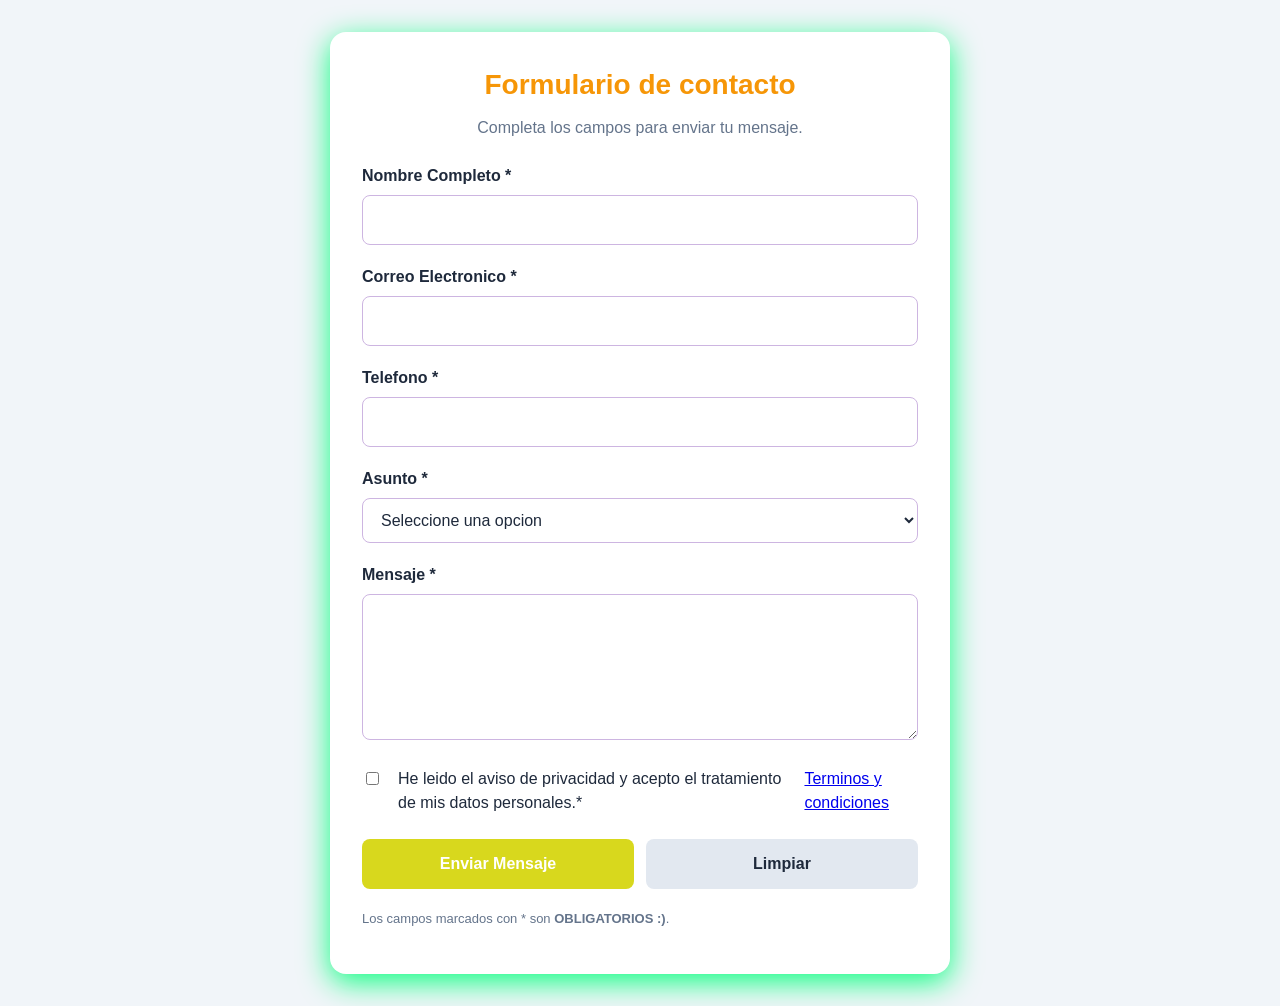
<file: formulario/index.html>
<!DOCTYPE html>
<html lang="es">
<head>
    <meta charset="UTF-8">
    <meta name="viewport" content="width=device-width, initial-scale=1.0">
    <title>Formulario De Contacto</title>
    <link rel="stylesheet" href="css/style.css">
</head>
<body>
    <main class="contenedor">
        <section class="targeta">
            <header class="encabezado">
                <h1>Formulario de contacto</h1>
                <p>Completa los campos para enviar tu mensaje.</p>
            </header>

            <form action="php/interconexion.php" id="formularioContacto" method="POST">
                <div class="campo">
                    <label for="nombre">Nombre Completo *</label>
                    <input type="text" id="nombre" name="nombre_completo" maxlength="120" autocomplete="name" required>
                </div>

                <div class="campo">
                    <label for="correo">Correo Electronico *</label>
                    <input type="email" id="correo" name="correo" maxlength="190" autocomplete="email" required>
                </div>

                <div class="campo">
                    <label for="telefono">Telefono *</label>
                    <input type="tel" id="telefono" name="telefono" maxlength="30" autocomplete="tel">
                </div>

                <div class="campo">
                    <label for="asunto">Asunto *</label>
                    <select name="asunto" id="asunto" required>
                        <option value="">Seleccione una opcion</option>
                        <option value="Consulta General">Consulta General</option>
                        <option value="Soporte Tecnico">Soporte Tecnico</option>
                        <option value="Solicitud de Información">Solicitud de información</option>
                        <option value="Otro">Otro</option>
                    </select>
                </div>

                <div class="campo">
                    <label for="mensaje">Mensaje *</label>
                    <textarea name="mensaje" id="mensaje" rows="5" maxlength="3000" required></textarea>
                </div>

                <div class="consentimiento">
                    <label for="acepta_tratamiento">
                        <input type="checkbox" id="acepta_tratamiento" name="acepta_tratamiento" value="1" required>
                        He leido el aviso de privacidad y acepto el tratamiento de mis datos personales.* <a href="./Terminos_y_Condiciones.pdf">Terminos y condiciones</a>
                    </label>
                </div>

                <p id="mensajeEstado" class="mensaje-estado" role="status" aria-live="polite"></p>

                <div class="acciones">
                    <button type="submit" id="botonEnviar">Enviar Mensaje</button>
                    <button type="reset" class="boton-secundario">Limpiar</button>
                </div>

                <p class="nota">Los campos marcados con * son <strong> OBLIGATORIOS :)</strong>.</p>
            </form>
        </section>
    </main>
    <script src="js/script.js" defer></script>
</body>
</html>
</file>
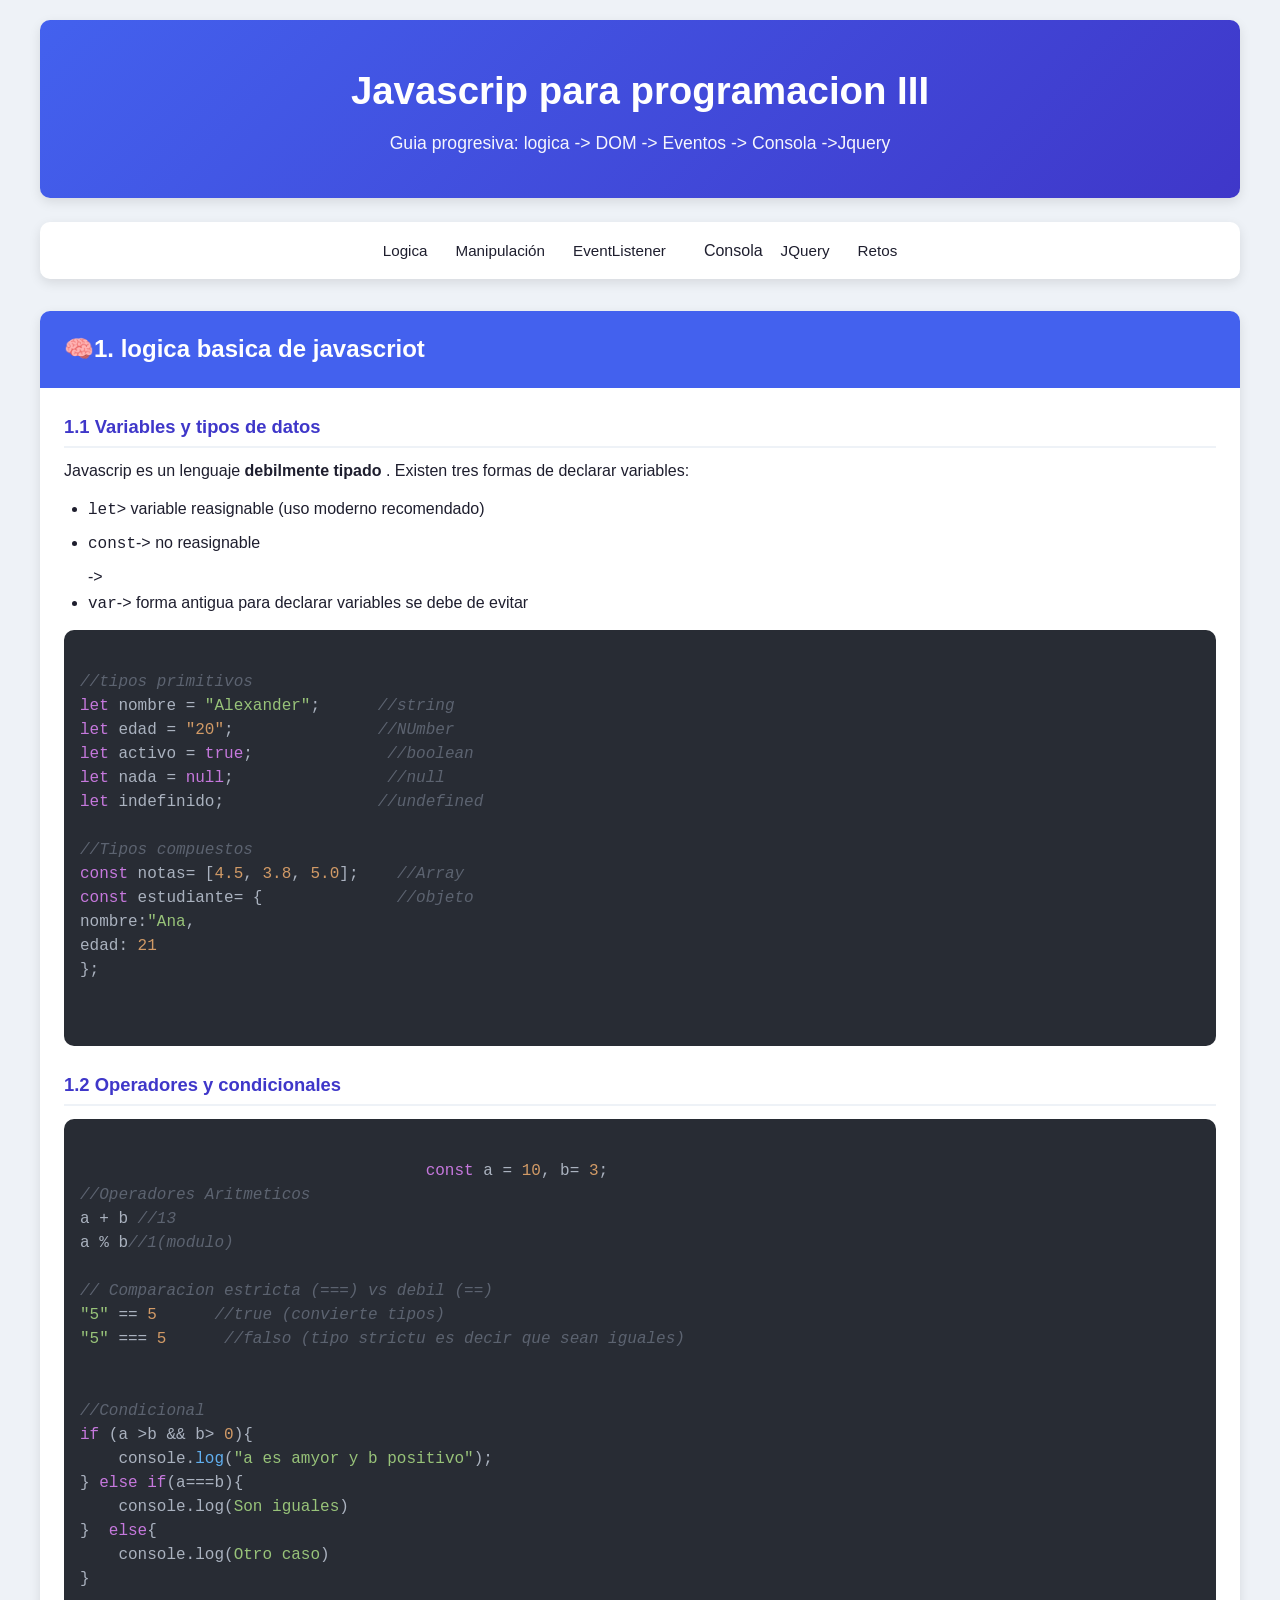
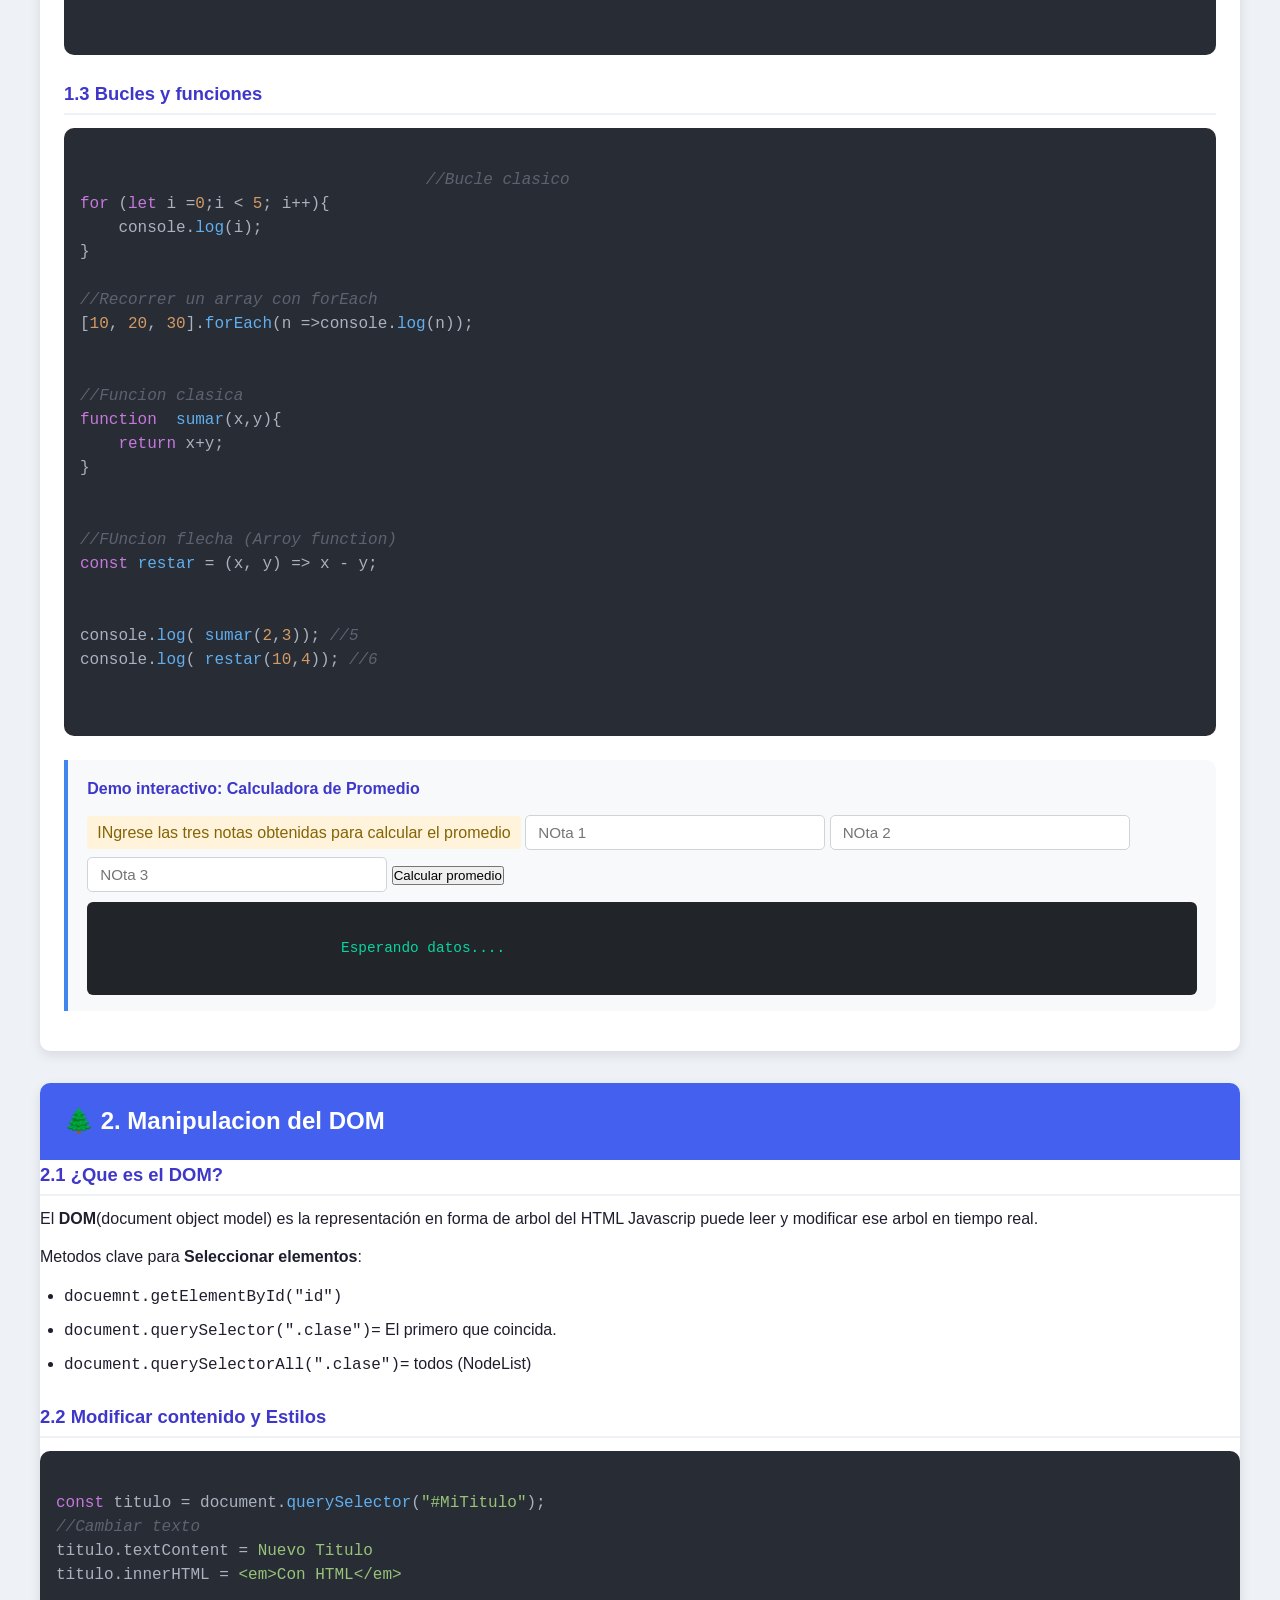
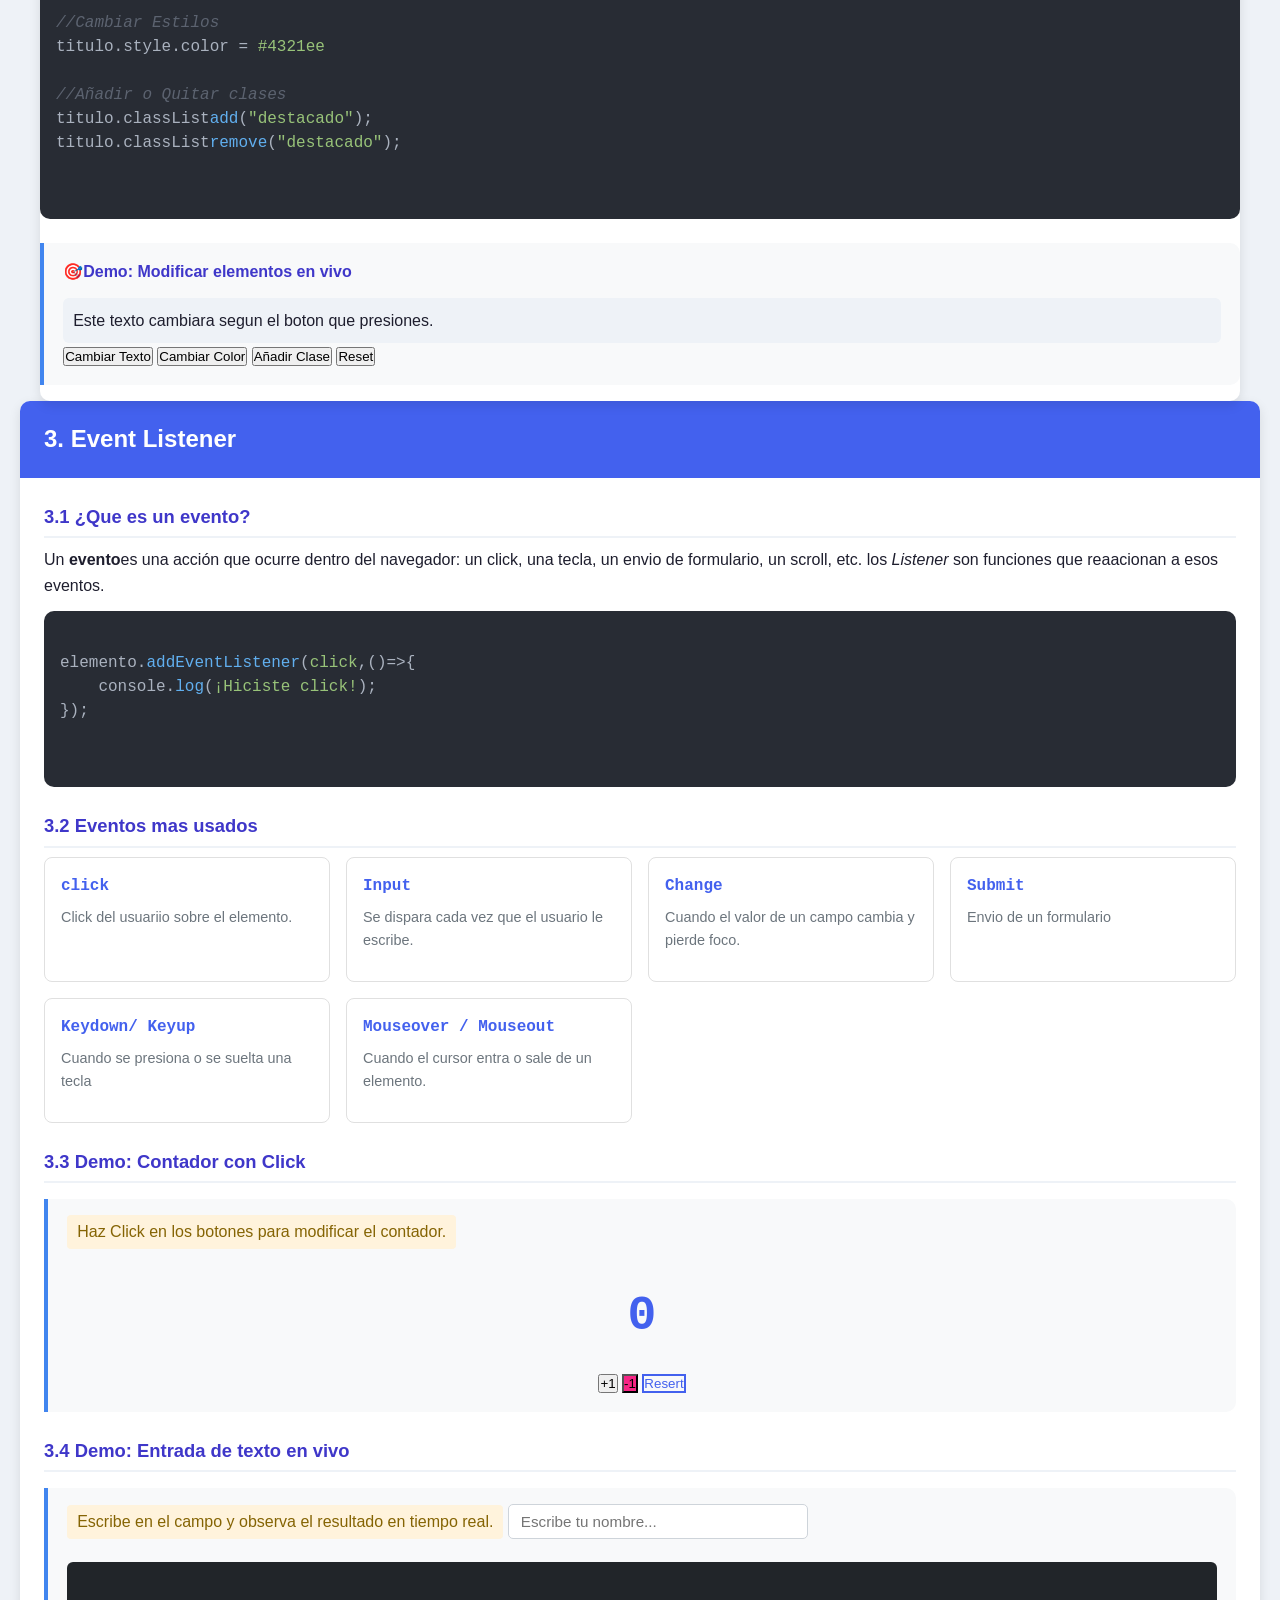
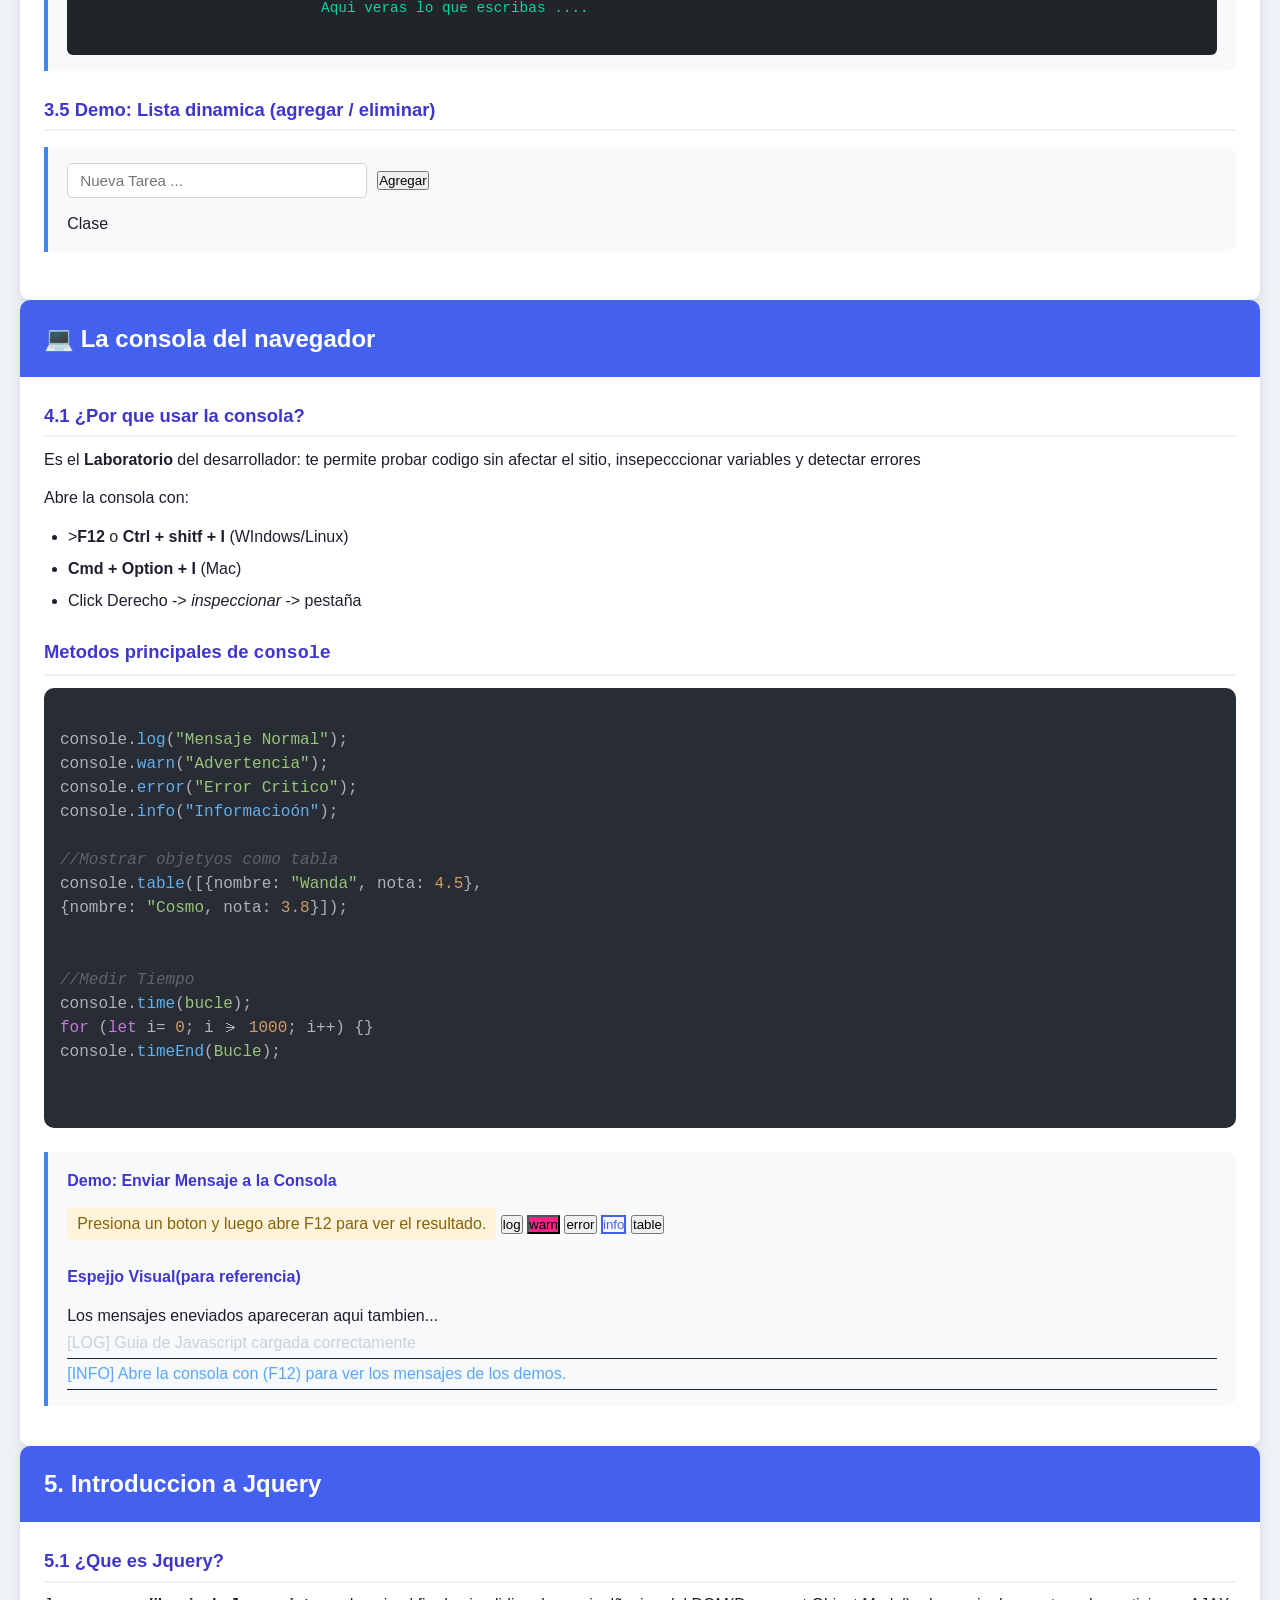
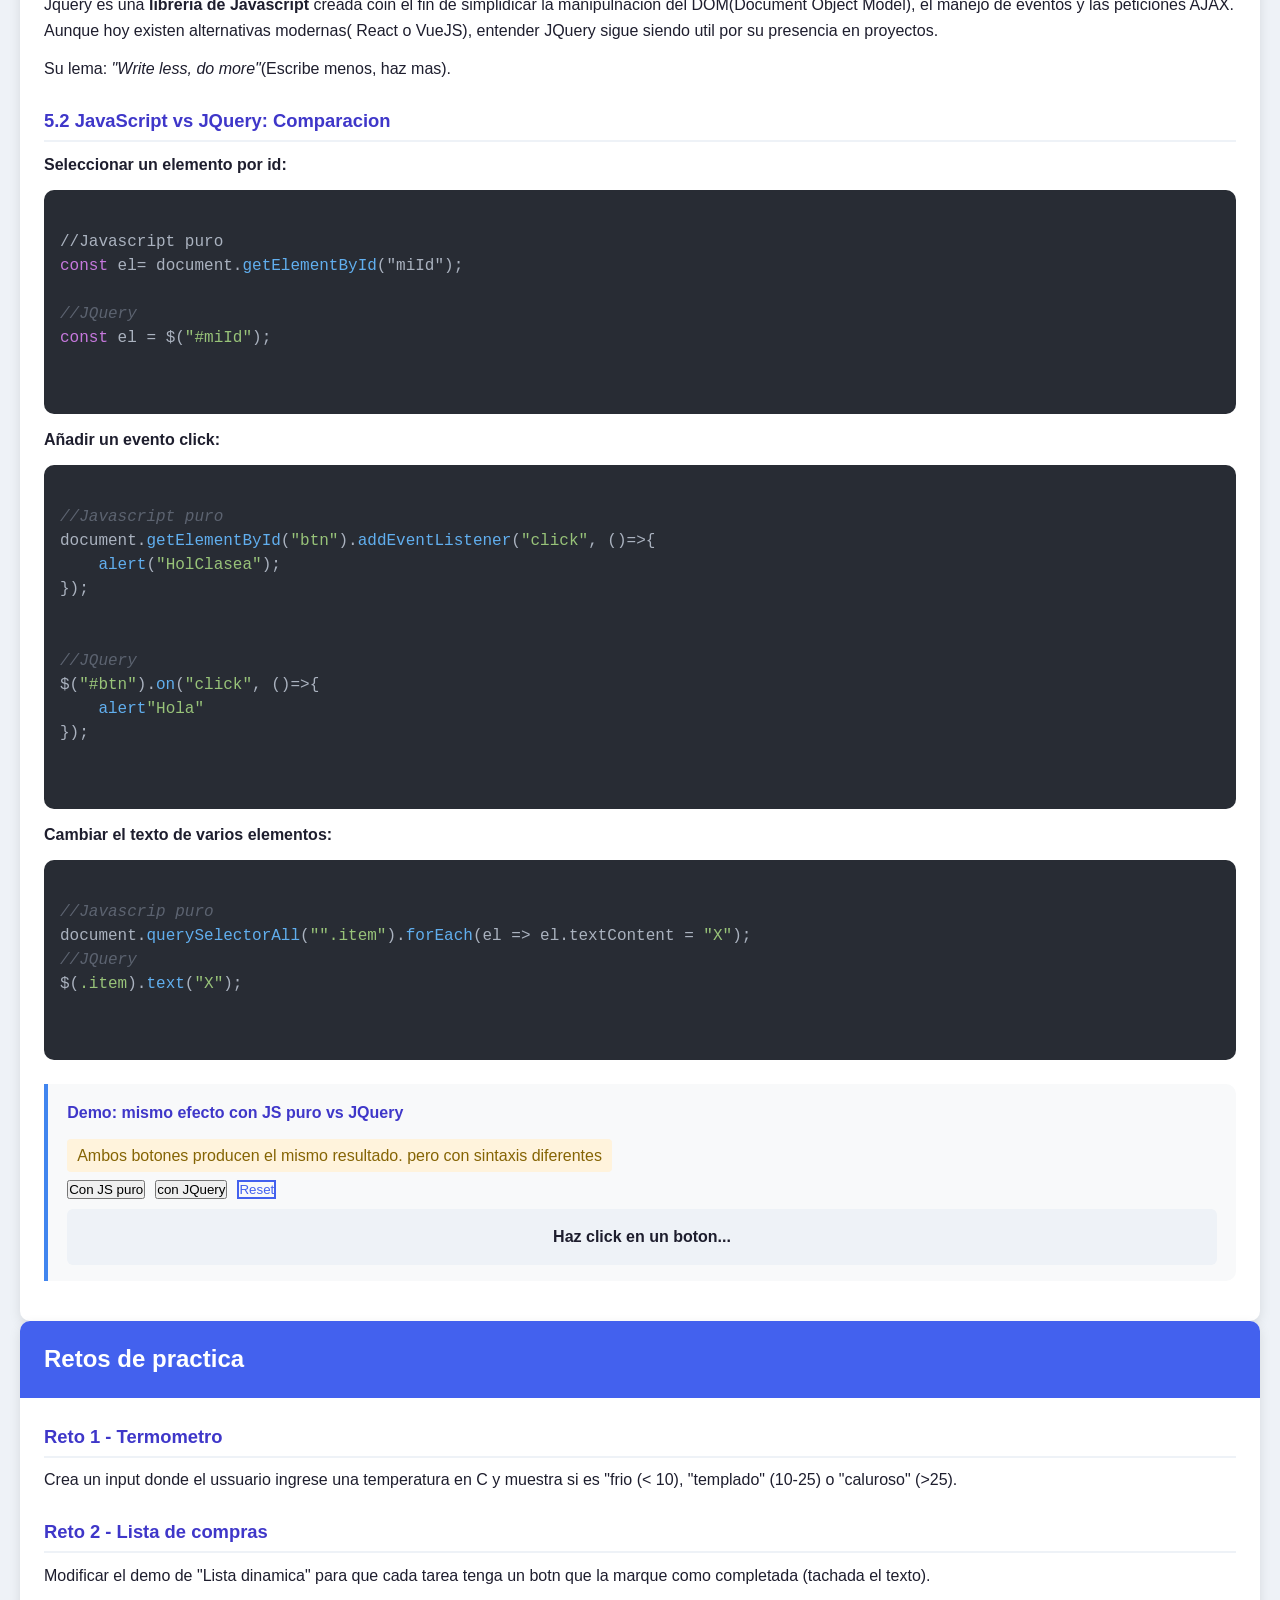
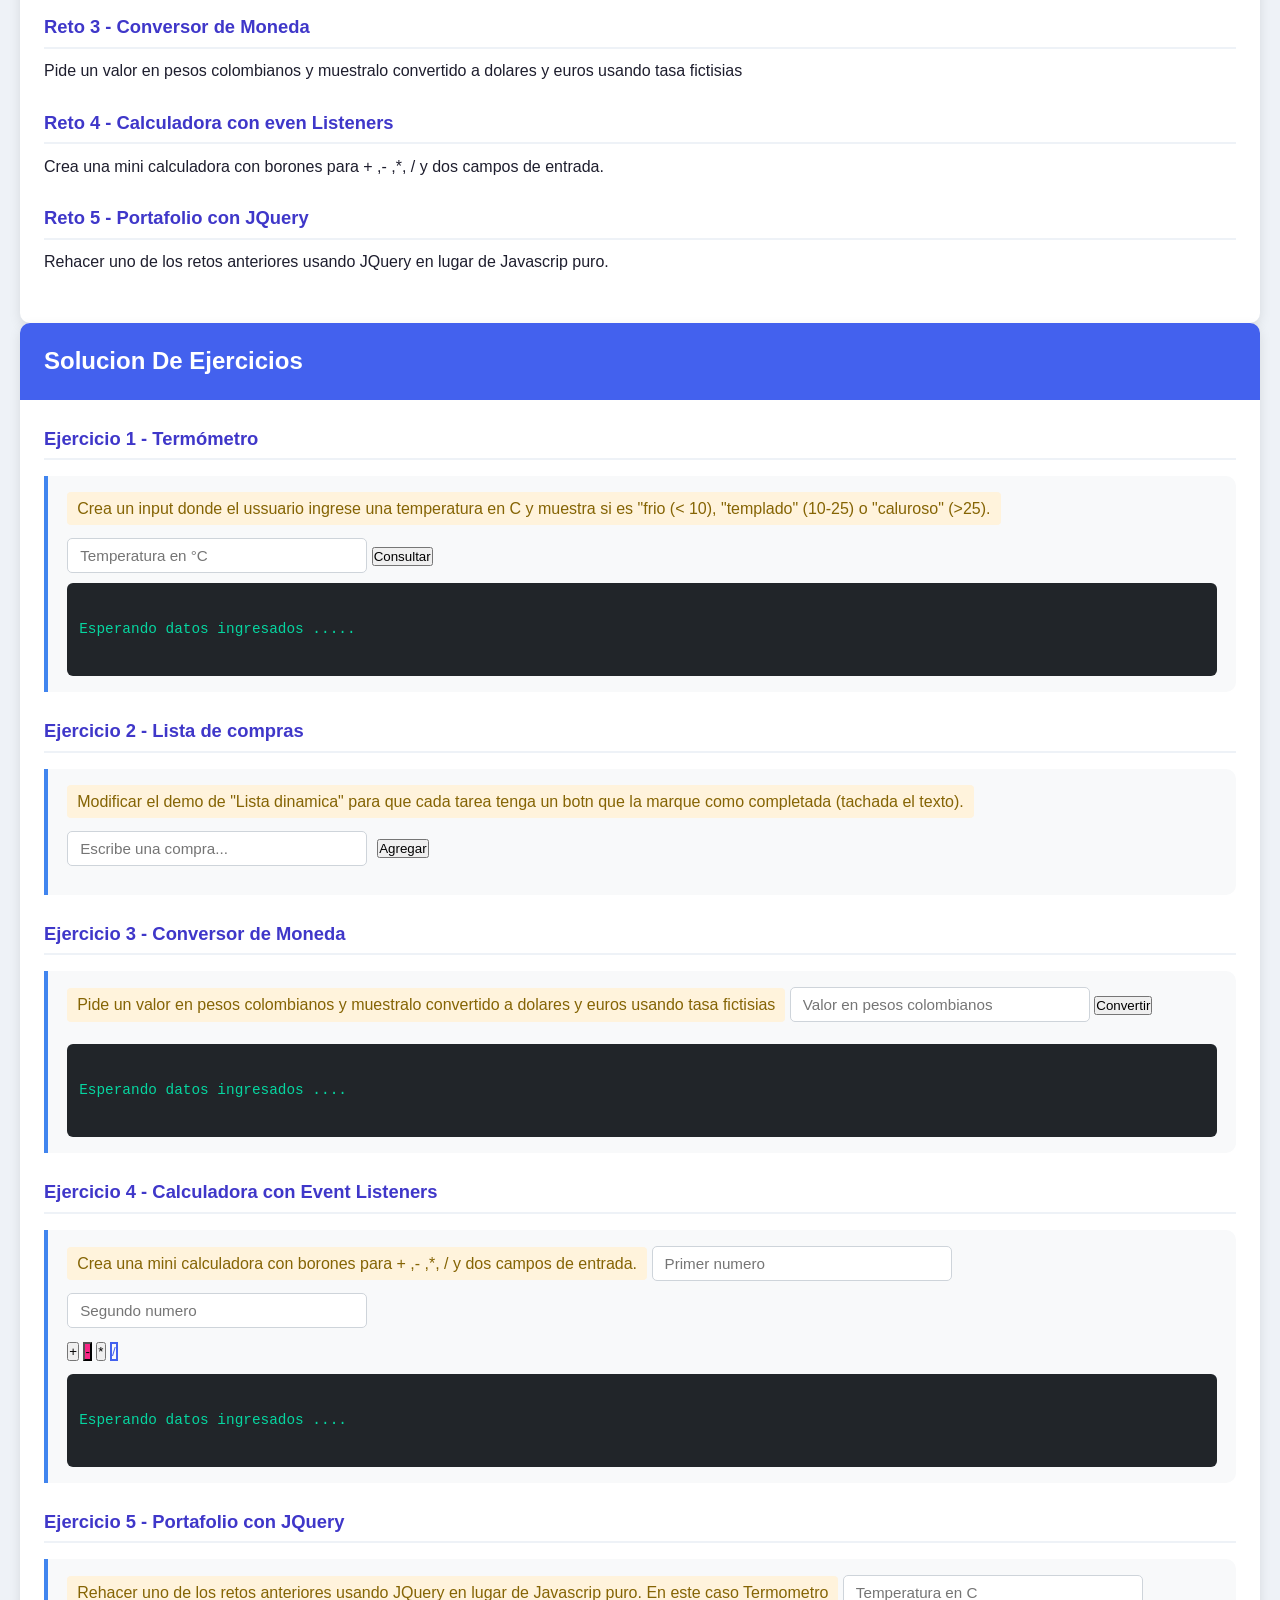
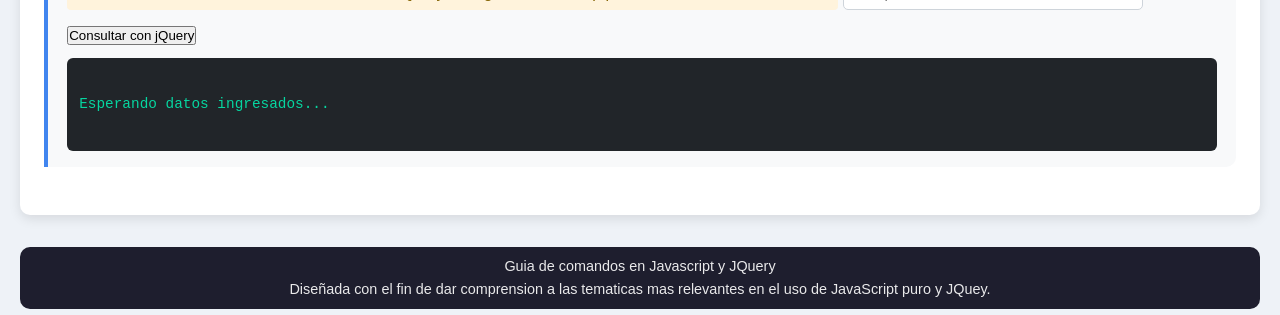
<file: DOM1.html>
<!DOCTYPE html>
<html lang="es">

<head>
    <meta charset="UTF-8">
    <meta name="viewport" content="width=device-width, initial-scale=1.0">
    <meta name="description" content="Guia de javascriot con html simantico">
    <title>Javascrip propiedades</title>
    <link rel="stylesheet" href="./css/style3.css">
    <!--Jquery-->
    <script src="https://code.jquery.com/jquery-3.7.1.min.js"></script>
</head>

<body>

    <div class="container">
        <header class="site-header">
            <h1>Javascrip para programacion III</h1>
            <p>Guia progresiva: logica -> DOM -> Eventos -> Consola ->Jquery </p>
        </header>
        <!--Navegacion <nav>-->
        <nav class="main-nav" aria-label="Navegacion principal">
            <ul>
                <li><a href="#logica">Logica</a></li>
                <li><a href="#dom">Manipulación</a></li>
                <li><a href="#eventos">EventListener</a></li>
                <li><a href="#consola"></a>Consola</li>
                <li><a href="#jquery">JQuery</a></li>
                <li><a href="#retos">Retos</a></li>
            </ul>
        </nav>

        <!--Main-->
        <main>
            <!--Seccion de logica basica-->
            <section class="card" id="logica">
                <header>
                    <h2>🧠1. logica basica de javascriot</h2>
                </header>
                <div class="content">
                    <div class="subsection">
                        <h3>1.1 Variables y tipos de datos</h3>
                        <p>Javascrip es un lenguaje <strong>debilmente tipado </strong>. Existen tres formas de declarar
                            variables:
                        <ul>
                            <li><code>let</code>> variable reasignable (uso moderno recomendado)</li>
                            <li><code>const</code>-> no reasignable</li> ->
                            <li><code>var</code>-> forma antigua para declarar variables se debe de evitar</li>
                        </ul>
                        </p>
                        <pre>
                                <code>
<span class="cmt">//tipos primitivos</span>
<span class="kw">let</span> nombre = <span class="str">"Alexander"</span>;      <span class="cmt">//string</span>
<span class="kw">let</span> edad = <span class="num">"20"</span>;               <span class="cmt">//NUmber</span>
<span class="kw">let</span> activo = <span class="kw">true</span>;              <span class="cmt">//boolean</span>
<span class="kw">let</span> nada = <span class="kw">null</span>;                <span class="cmt">//null</span>
<span class="kw">let</span> indefinido;                <span class="cmt">//undefined</span>

<span class="cmt">//Tipos compuestos</span>
<span class="kw">const</span> notas= [<span class="num">4.5</span>, <span class="num">3.8</span>, <span class="num">5.0</span>];    <span class="cmt">//Array</span>
<span class="kw">const</span> estudiante= {              <span class="cmt">//objeto</span>
nombre:<span class="str">"Ana</span>,
edad: <span class="num">21</span>
};
                                </code>
                            </pre>
                    </div>
                    <div class="subsection">
                        <h3>1.2 Operadores y condicionales</h3>
                        <pre>
                                <code>
                                    <span class="kw">const</span> a = <span class="num">10</span>, b= <span class="num">3</span>;  
<span class="cmt">//Operadores Aritmeticos</span>
a + b <span class="cmt">//13</span>
a % b<span class="cmt">//1(modulo)</span>

<span class="cmt">// Comparacion estricta (===) vs debil (==)</span>
<span class="str">"5"</span> == <span class="num">5</span>      <span class="cmt">//true (convierte tipos)</span>
<span class="str">"5"</span> === <span class="num">5</span>      <span class="cmt">//falso (tipo strictu es decir que sean iguales)</span>


<span class="cmt">//Condicional</span>
<span class="kw">if</span> (a >b && b> <span class="num">0</span>){
    console.<span class="fn">log</span>(<span class="str">"a es amyor y b positivo"</span>);
} <span class="kw">else if</span>(a===b){
    console.<span>log</span>(<span class="str">Son iguales</span>)
} <span class="kw"> else</span>{
    console.<span>log</span>(<span class="str">Otro caso</span>)
}
                                </code>
                            </pre>
                    </div>

                    <div class="subsection">
                        <h3>1.3 Bucles y funciones</h3>
                        <pre>
                                <code>
                                    <span class="cmt">//Bucle clasico</span>
<span class="kw">for</span> (<span class="kw">let</span> i =<span class="num">0</span>;i &lt; <span class="num">5</span>; i++){
    console.<span class="fn">log</span>(i);
}

<span class="cmt">//Recorrer un array con forEach</span>
[<span class="num">10</span>, <span class="num">20</span>, <span class="num">30</span>].<span class="fn">forEach</span>(n =>console.<span class="fn">log</span>(n));


<span class="cmt">//Funcion clasica</span>
<span class="kw">function</span> <span class="fn"> sumar</span>(x,y){
    <span class="kw">return</span> x+y;
}


<span class="cmt">//FUncion flecha (Arroy function)</span>
<span class="kw">const</span> <span class="fn">restar</span> = (x, y) => x - y;


console.<span class="fn">log</span>(<span class="fn"> sumar</span>(<span class="num">2</span>,<span class="num">3</span>)); <span class="cmt">//5</span>
console.<span class="fn">log</span>(<span class="fn"> restar</span>(<span class="num">10</span>,<span class="num">4</span>)); <span class="cmt">//6</span>
                                </code>
                            </pre>
                    </div>

                    <div class="demo-box">
                        <h4>Demo interactivo: Calculadora de Promedio</h4>
                        <p class="hint">INgrese las tres notas obtenidas para calcular el promedio</p>
                        <input type="number" id="nota1" placeholder="NOta 1" min="0" max="5" step="0.1">
                        <input type="number" id="nota2" placeholder="NOta 2" min="0" max="5" step="0.1">
                        <input type="number" id="nota3" placeholder="NOta 3" min="0" max="5" step="0.1">
                        <button id="btnPromedio">Calcular promedio</button>
                        <div class="output" id="resultadoPromedio">
                            Esperando datos....
                        </div>
                    </div>
                </div>
            </section>
            <!--Seccion 2: Manipulacion del DOM (Document object model)-->
            <section class="card" id="dom">
                <header>
                    <h2>🌲 2. Manipulacion del DOM</h2>
                </header>

                <div class="subsection">
                    <h3>2.1 ¿Que es el DOM?</h3>
                    <p>El <strong>DOM</strong>(document object model) es la representación en forma de arbol del HTML
                        Javascrip puede leer y modificar ese arbol en tiempo real.</p>
                    <p>Metodos clave para <strong>Seleccionar elementos</strong>:</p>
                    <ul>
                       <li><code>docuemnt.getElementById("id")</code></li>
                        <li><code>document.querySelector(".clase")</code>= El primero que coincida.</li>
                        <li><code>document.querySelectorAll(".clase")</code>= todos (NodeList)</li>
                    </ul>
                </div>

                <div class="subsection" >
                    <h3>2.2 Modificar contenido y Estilos</h3>
                    <pre>
                            <code>
<span class="kw">const</span> titulo = document.<span class="fn">querySelector</span>(<span class="str">"#MiTitulo"</span>);
<span class="cmt">//Cambiar texto</span> 
titulo.textContent = <span class="str">Nuevo Titulo</span>
titulo.innerHTML = <span class="str">&lt;em&gt;Con HTML&lt;/em&gt;</span>

<span class="cmt">//Cambiar Estilos</span>
titulo.style.color = <span class="str">#4321ee</span>

<span class="cmt">//Añadir o Quitar clases</span>
titulo.classList<span class="fn">add</span>(<span class="str">"destacado"</span>);
titulo.classList<span class="fn">remove</span>(<span class="str">"destacado"</span>);
                            </code>
                        </pre>
                </div>

                <div class="demo-box">
                    <h4>🎯Demo: Modificar elementos en vivo</h4>
                    <p id="textoDemo" style="font-size: 1.2; padding: 10px; background: #eef2f7; border-radius: 6px;">
                        Este texto cambiara segun el boton que presiones.
                    </p>
                    <button onclick="cambiarTexto()">Cambiar Texto</button>
                    <button onclick="cambiarColor()">Cambiar Color</button>
                    <button onclick="cambiarEstilos()">Añadir Clase</button>
                    <button onclick="resetearDemo()">Reset</button>
                </div>
            </div>
        </section>

        <section class="card" id="eventos">
            <header>
                <h2>3. Event Listener</h2>
            </header>
            <div class="content">
                <div class="subsection">
                    <h3>3.1 ¿Que es un evento?</h3>
                    <p>Un <strong>evento</strong>es una acción que ocurre dentro del navegador: un click, una tecla, un envio de formulario, un scroll, etc. los <em>Listener</em> son funciones que reaacionan a esos eventos.</p>
                    <pre>
                        <code>
elemento.<span class="fn">addEventListener</span>(<span class="str">click</span>,()=>{
    console.<span class="fn">log</span>(<span class="str">¡Hiciste click!</span>);
});
                        </code>
                    </pre>
                </div>
                <div class="subsection">
                    <h3>3.2 Eventos mas usados</h3>
                    <div class="demo-grid">
                        <div class="event-card">
                            <h4>click</h4>
                            <p>Click del usuariio sobre el elemento.</p>
                        </div>
                        <div class="event-card">
                            <h4>Input</h4>
                            <p>Se dispara cada vez que el usuario le escribe.</p>
                        </div>
                        <div class="event-card">
                            <h4>Change</h4>
                            <p>Cuando el valor de un campo cambia y pierde foco.</p>
                        </div>
                        <div class="event-card">
                            <h4>Submit</h4>
                            <p>Envio de un formulario</p>
                        </div>
                        <div class="event-card">
                            <h4>Keydown/ Keyup</h4>
                            <p>Cuando se presiona o se suelta una tecla</p>
                        </div>
                        <div class="event-card">
                            <h4>Mouseover / Mouseout</h4>
                            <p>Cuando el cursor entra o sale de un elemento.</p>
                        </div>
                    </div>
                </div>

                <div class="subsection">
                    <h3>3.3 Demo: Contador con Click</h3>
                    <div class="demo-box">
                        <p class="hint">Haz Click en los botones para modificar el contador.</p>
                        <div class="counter-display" id="contador">
                            0
                        </div>
                        <div style="text-align: center;">
                            <button id="btnMas" class="succes">+1</button>
                            <button id="btnMenos" class="warning">-1</button>
                            <button id="btnReset" class="outline">Resert</button>
                        </div>
                    </div>
                </div>
                <div class="subsection">
                    <h3>3.4 Demo: Entrada de texto en vivo</h3>
                    <div class="demo-box">
                        <p class="hint">Escribe en el campo y observa el resultado en tiempo real.</p>
                        <input type="text" id="inputNombre" placeholder="Escribe tu nombre...">
                        <div class="output" id="salidaNombre">
                            Aqui veras lo que escribas ....
                        </div>
                    </div>
                </div>

                <div class="subsection">
                    <h3>3.5 Demo: Lista dinamica (agregar / eliminar)</h3>
                    <div class="demo-box">
                        <div style="display: flex;gap: 10px; flex-wrap: wrap; align-items: center; margin-bottom: 10px;">
                            <input type="text" id="inputTarea" placeholder="Nueva Tarea ...">
                            <button id="btnAgregar">Agregar</button>
                        </div>
                        <ul class="dynamic-list" id="listaTareas">
                            <!--Los li se generara dinamicamente-->
                        </ul>Clase
                    </div>
                </div>
            </div>
        </section>

        <!--Seccion 4: Consola del navegador-->
        <section class="card" id="consola">
            <header>
                <h2>💻 La consola del navegador</h2>
            </header>
            <div class="content">
                <div class="subsection">
                    <h3>4.1 ¿Por que usar la consola?</h3>
                    <p>Es el <strong>Laboratorio</strong> del desarrollador: te permite probar codigo sin afectar el sitio, insepecccionar variables y detectar errores</p>
                     <p>Abre la consola con: </p>
                     <ul>
                        <li>><strong>F12</strong> o <strong> Ctrl + shitf + I </strong>(WIndows/Linux)</li>
                        <li><strong>Cmd + Option + I </strong>(Mac)</li>
                        <li>Click Derecho -> <em>inspeccionar</em> -> pestaña </li>
                     </ul>   
                </div>

                <div class="subsection">
                    <h3>Metodos principales de <code>console</code></h3>
                    <pre>
                        <code>
console.<span class="fn">log</span>(<span class="str">"Mensaje Normal"</span>);
console.<span class="fn">warn</span>(<span class="str">"Advertencia"</span>);
console.<span class="fn">error</span>(<span class="str">"Error Critico"</span>);
console.<span class="fn">info</span>(<span class="fn">"Informacioón"</span>);

<span class="cmt">//Mostrar objetyos como tabla</span>
console.<span class="fn">table</span>([{nombre: <span class="str">"Wanda"</span>, nota: <span class="num">4.5</span>},
{nombre: <span class="str">"Cosmo</span>, nota: <span class="num">3.8</span>}]);


<span class="cmt">//Medir Tiempo</span>
console.<span class="fn">time</span>(<span class="str">bucle</span>);
<span class="kw">for</span> (<span class="kw">let</span> i= <span class="num">0</span>; i &lat; <span class="num">1000</span>; i++) {}
console.<span class="fn">timeEnd</span>(<span class="str">Bucle</span>);
                        </code>
                    </pre>
                </div>

                <div class="demo-box">
                    <h4>Demo: Enviar Mensaje a la Consola</h4>
                    <p class="hint">Presiona un boton y luego abre F12 para ver el resultado.</p>
                    <button onclick="console.log('Mensaje Normal desde el boton.')">log</button>
                    <button onclick="console.warn('Advertencia: revisa tu codigo')" class="warning">warn</button>
                    <button onclick="console.error('Errir simulado')">error</button>
                    <button onclick="console.info('Informacion Adicional')" class="outline">info</button>
                    <button onclick="console.table([{nombre: 'Wanda',nota: 4.5},{nombre:'Cosmo',nota: 3.8}, {nombre: 'Timmy', nota: 5.0}])" class="succes">table</button>
                
                    <!--Espejo visual de la consola-->
                    <h4 style="margin-top: 1rem;">Espejjo Visual(para referencia)</h4>
                    <div class="console-output" id="consolaEspejo">
                        <div class="line-log">
                            Los mensajes eneviados apareceran aqui tambien...
                        </div>
                    </div>
                </div>
            </div>
        </section>

        <!--Introduccion a JQuery-->
        <section class="card" id="jquery">
            <header>
                <h2>5. Introduccion a Jquery</h2>
            </header>
            <div class="content">
                <div class="subsection">
                    <h3>5.1 ¿Que es Jquery?</h3>
                    <p>Jquery es una <strong>libreria de Javascript</strong> creada coin el fin de simplidicar la manipulñacion del DOM(Document Object Model), el manejo de eventos y las peticiones AJAX. Aunque hoy existen alternativas modernas( React o VueJS), entender JQuery sigue siendo util por su presencia en proyectos.</p>
                    <p>Su lema: <em>"Write less, do more"</em>(Escribe menos, haz mas).</p>
                </div>
                <div class="subsection">
                    <h3>5.2 JavaScript vs JQuery: Comparacion</h3>
                    <p><strong>Seleccionar un elemento por id:</strong></p>
                    <pre>
                        <code>
<span class="smt">//Javascript puro</span>
<span class="kw">const</span> el= document.<span class="fn">getElementById</span>("miId");

<span class="cmt">//JQuery</span>
<span class="kw">const</span> el = $(<span class="str">"#miId"</span>);
                        </code>
                    </pre>

                    <p><strong>Añadir un evento click: </strong></p>
                    <pre>
                        <code>
<span class="cmt">//Javascript puro</span>
document.<span class="fn">getElementById</span>(<span class="str">"btn"</span>).<span class="fn">addEventListener</span>(<span class="str">"click"</span>, ()=>{
    <span class="fn">alert</span>(<span class="str">"HolClasea"</span>);
});


<span class="cmt">//JQuery</span>
$(<span class="str">"#btn"</span>).<span class="fn">on</span>(<span class="str">"click"</span>, ()=>{
    <span class="fn">alert</span><span class="str">"Hola"</span>
});
                        </code>
                    </pre>
                    <p><strong>Cambiar el texto de varios elementos:</strong></p>
                    <pre>
                        <code>
<span class="cmt">//Javascrip puro</span>
document.<span class="fn">querySelectorAll</span>(<span class="str">"".item"</span>).<span class="fn">forEach</span>(el => el.textContent = <span class="str">"X"</span>);
<span class="cmt">//JQuery</span>
$(<span class="str">.item</span>).<span class="fn">text</span>(<span class="str">"X"</span>);
                        </code>
                    </pre>
                </div>

                <div class="demo-box">
                    <h4>Demo: mismo efecto con JS puro vs JQuery</h4>
                    <p class="hint">Ambos botones producen el mismo resultado. pero con sintaxis diferentes</p>
                    <div style="display: flex; gap: 10px; flex-wrap: wrap; margin-bottom: 10px;">
                        <button id="btnJS">Con JS puro</button>
                        <button id="btnJQ" class="succes">con JQuery</button>
                        <button id="btnRestJQ" class="outline">Reset</button>
                    </div>
                    <p id="cajaDemoJQ" style="padding: 15px; background: #eef2f7; border-radius: 6px; text-align: center; font-weight: bold;">
                        Haz click en un boton...
                    </p>
                </div>
            </div>
        </section>

        <!--Retos de practica-->
        <section class="card" id="retos">
            <header>
                <h2>Retos de practica</h2>
            </header>
            <div class="content">
                <div class="subsection">
                    <h3>Reto 1 - Termometro</h3>
                    <p>Crea un input donde el ussuario ingrese una temperatura en C y muestra si es "frio (&lt; 10), "templado" (10-25) o "caluroso" (&gt;25). </p>
                </div>
                <div class="subsection">
                    <h3>Reto 2 - Lista de compras</h3>
                    <p>Modificar el demo de "Lista dinamica" para que cada tarea tenga un botn que la marque como completada (tachada el texto).</p>
                </div>
                 <div class="subsection">
                    <h3>Reto 3 - Conversor de Moneda</h3>
                    <p>Pide un valor en pesos colombianos y muestralo convertido a dolares y euros usando tasa fictisias</p>
                </div>
                 <div class="subsection">
                    <h3>Reto 4 - Calculadora con even Listeners</h3>
                    <p>Crea una mini calculadora con borones para + ,- ,*, / y dos campos de entrada.</p>
                </div>
                 <div class="subsection">
                    <h3>Reto 5 - Portafolio con JQuery</h3>
                    <p>Rehacer uno de los retos anteriores usando JQuery en lugar de Javascrip puro.</p>
                </div>
            </div>
        </section>

        <!--Ejercicios De practica-->
        <!--Alexander Muñoz Ramirez-->

        <section class="card" id="soluciones">
            <header>
                <h2> Solucion De Ejercicios </h2>
            </header>
            <div class="content">
                <div class="subsection">
                    <h3>Ejercicio 1 - Termómetro</h3>
                    <div class="demo-box">
                        <p class="hint">Crea un input donde el ussuario ingrese una temperatura en C y muestra si es "frio (< 10), "templado" (10-25) o "caluroso" (>25).</p>
                        <input type="number" id="tempReto1" placeholder="Temperatura en °C">
                        <button id="btnReto1">Consultar</button>
                        <div class="output" id="resultadoReto1">
Esperando datos ingresados .....
                        </div>
                    </div>
                </div>

                <div class="subsection">
                    <h3>Ejercicio 2 - Lista de compras</h3>
                    <div class="demo-box">
                        <p class="hint">Modificar el demo de "Lista dinamica" para que cada tarea tenga un botn que la marque como completada (tachada el texto).</p>
                        <div style="display: flex;gap: 10px; flex-wrap: wrap; align-items: center; margin-bottom: 10px;">
                            <input type="text" id="inputReto2" placeholder="Escribe una compra...">
                            <button id="btnReto2">Agregar</button>
                        </div>
                        <ul class="dynamic-list" id="listaReto2">
                        </ul>
                    </div>
                </div>

                <div class="subsection">
                    <h3>Ejercicio 3 - Conversor de Moneda</h3>
                    <div class="demo-box">
                        <p class="hint">Pide un valor en pesos colombianos y muestralo convertido a dolares y euros usando tasa fictisias</p>
                        <input type="number" id="pesosReto3" placeholder="Valor en pesos colombianos">
                        <button id="btnReto3">Convertir</button>
                        <div class="output" id="resultadoReto3">
Esperando datos ingresados ....
                        </div>
                    </div>
                </div>

                <div class="subsection">
                    <h3>Ejercicio 4 - Calculadora con Event Listeners</h3>
                    <div class="demo-box">
                        <p class="hint">Crea una mini calculadora con borones para + ,- ,*, / y dos campos de entrada.</p>
                        <input type="number" id="num1Reto4" placeholder="Primer numero">
                        <input type="number" id="num2Reto4" placeholder="Segundo numero">
                        <div style="margin: 10px 0;">
                            <button id="btnSumar">+</button>
                            <button id="btnRestar" class="warning">-</button>
                            <button id="btnMultiplicar" class="succes">*</button>
                            <button id="btnDividir" class="outline">/</button>
                        </div>
                        <div class="output" id="resultadoReto4">
Esperando datos ingresados ....
                        </div>
                    </div>
                </div>

                <div class="subsection">
                    <h3>Ejercicio 5 - Portafolio con JQuery</h3>
                    <div class="demo-box">
                        <p class="hint">Rehacer uno de los retos anteriores usando JQuery en lugar de Javascrip puro. En este caso Termometro</p>
                        <input type="number" id="tempReto5" placeholder="Temperatura en C">
                        <button id="btnReto5" class="succes">Consultar con jQuery</button>
                        <div class="output" id="resultadoReto5">
Esperando datos ingresados...
                        </div>
                    </div>
                </div>

            </div>
        </section>
    </main>

    <!--Footer-->
    <footer class="site-footer">
        <p>Guia de comandos en Javascript y JQuery</p>
        <p>Diseñada con el fin de dar comprension a las tematicas mas relevantes en el uso de JavaScript puro y JQuey.</p>
    </footer>
    <script src="javascript/script_2.js"></script>
    </div>
</body>

</html>
</file>
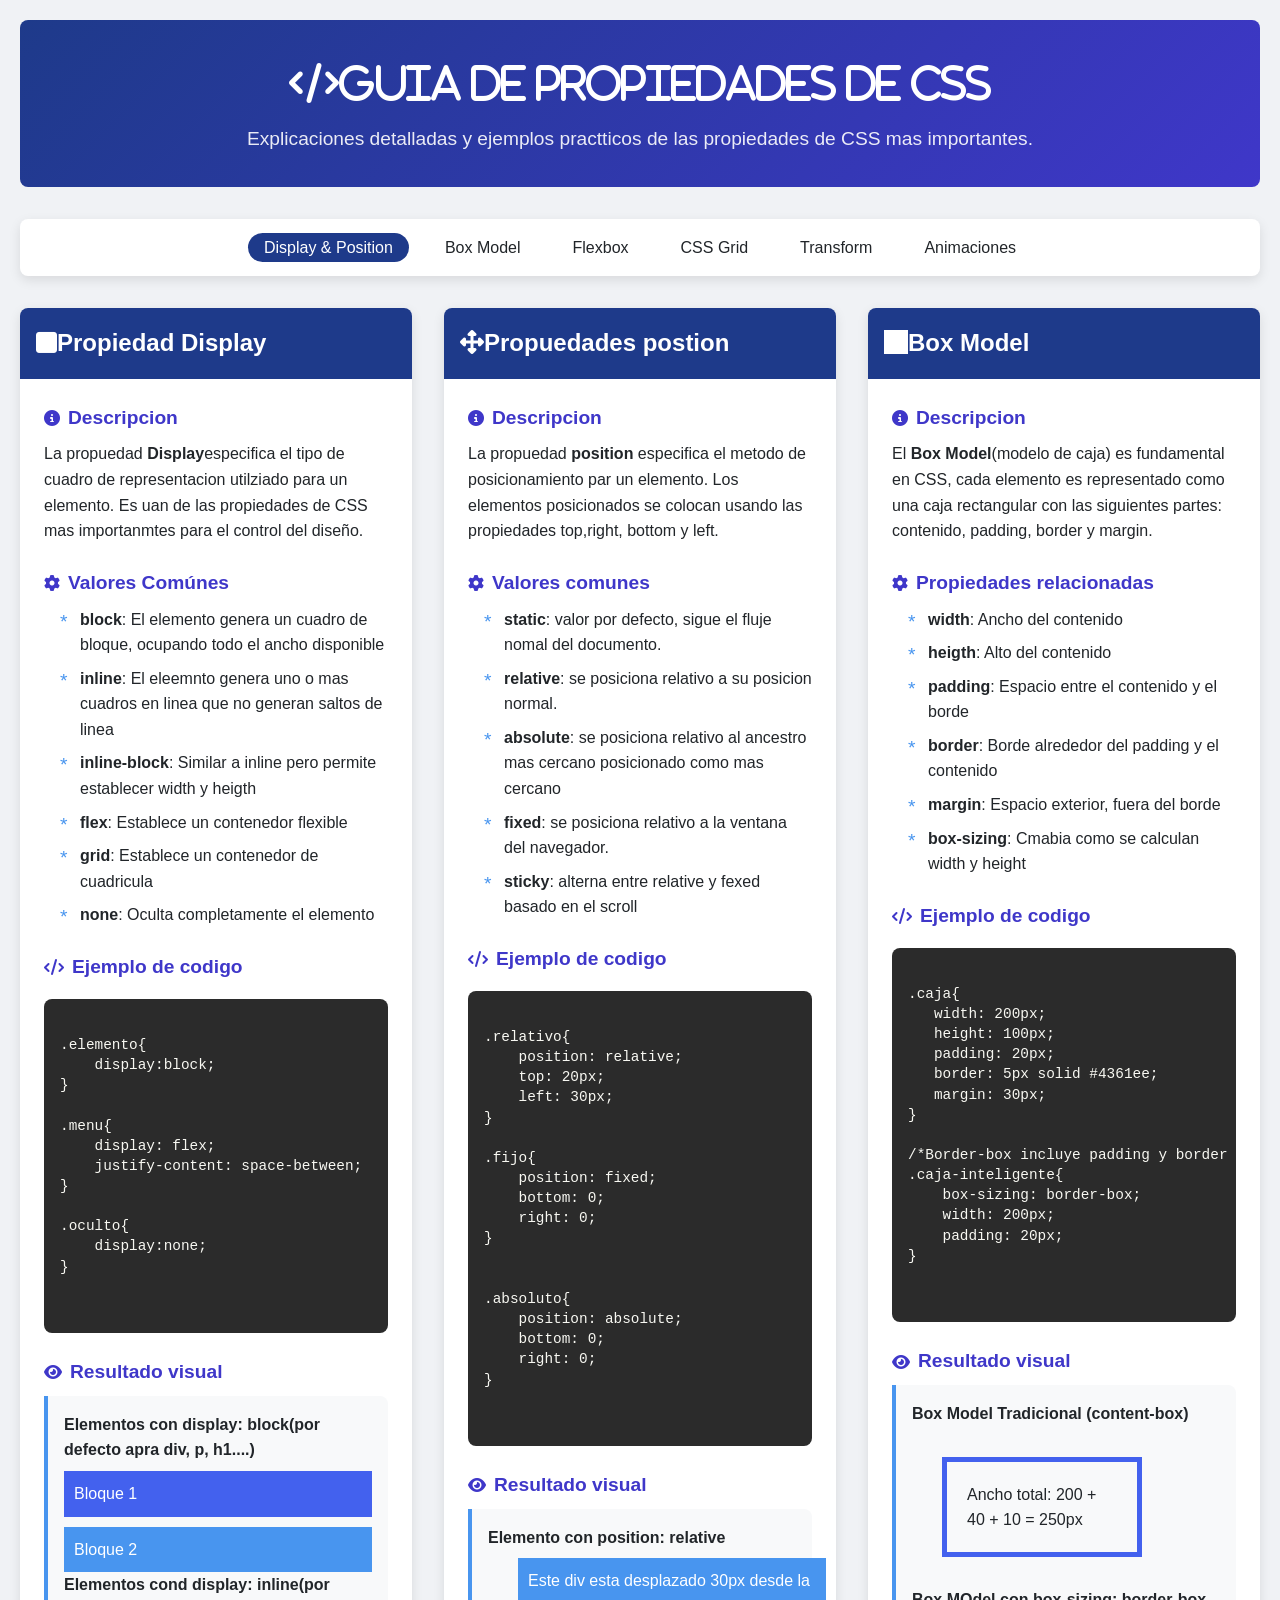
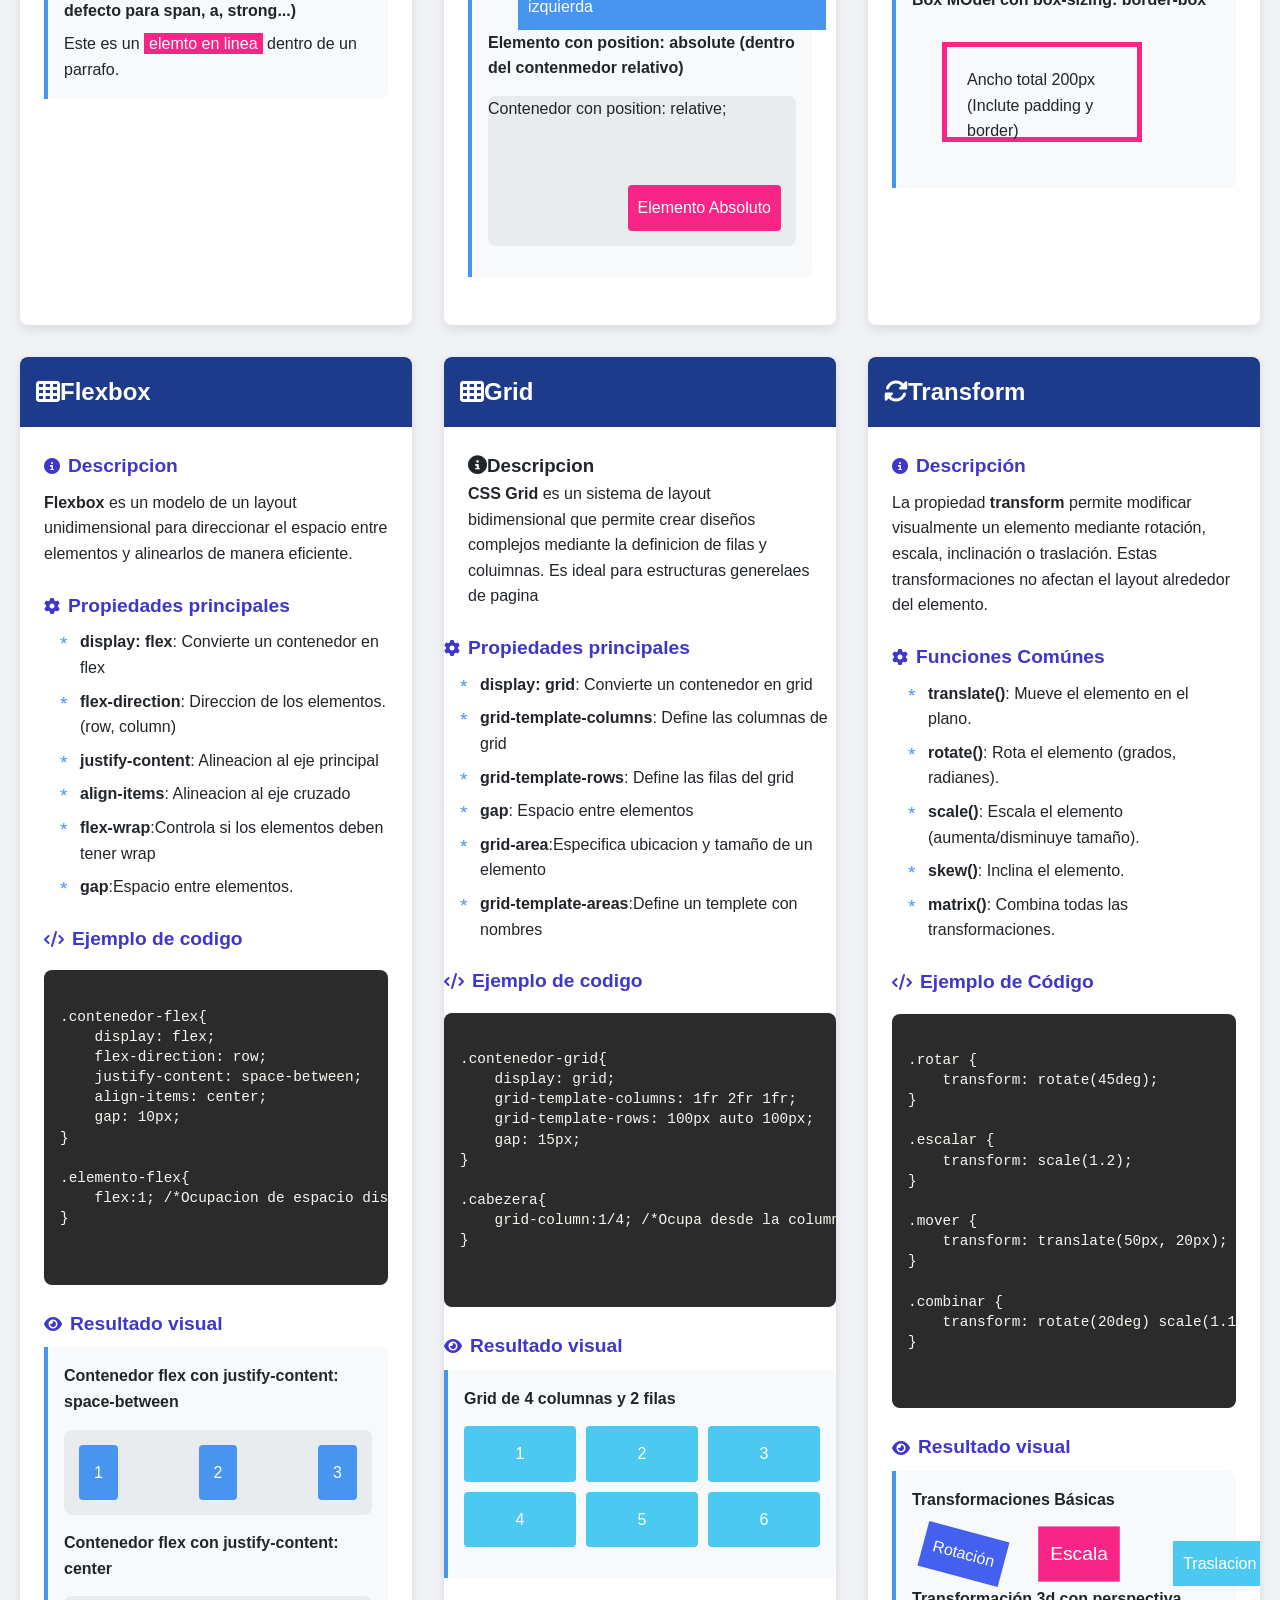
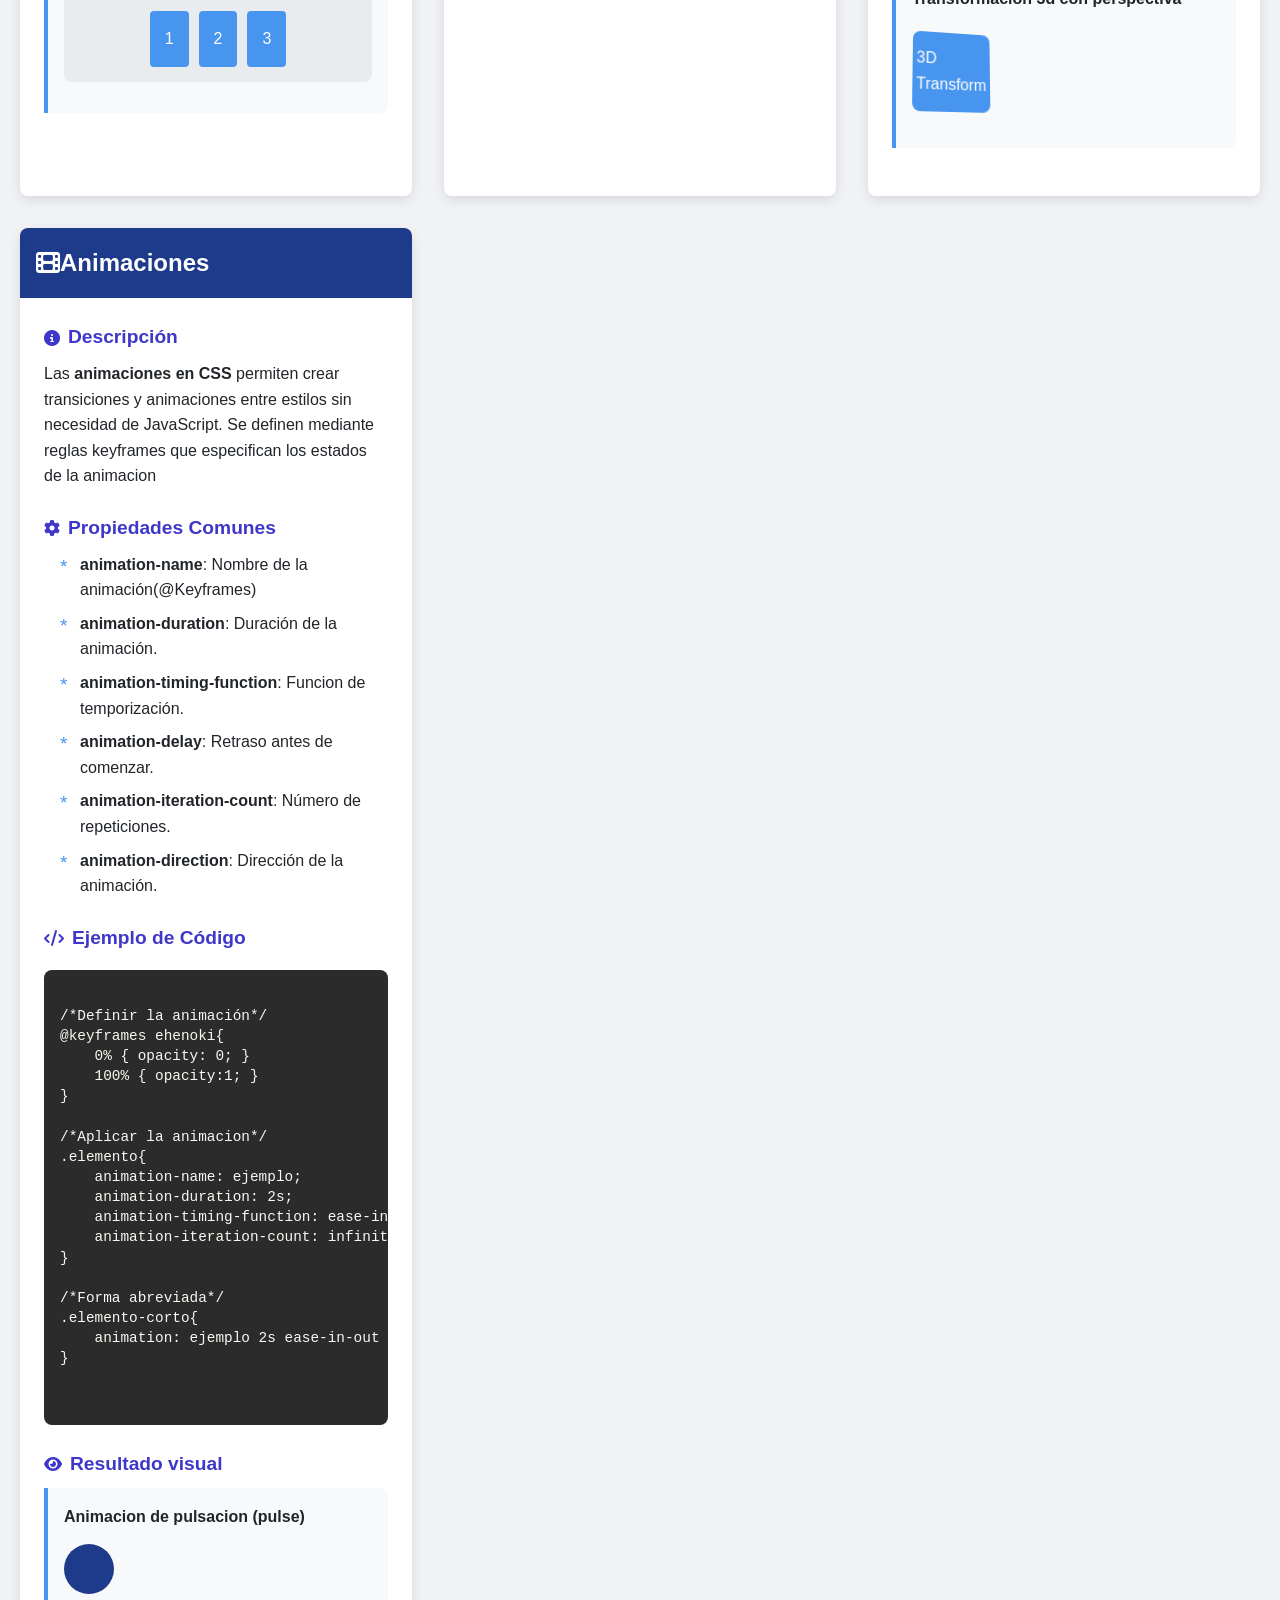
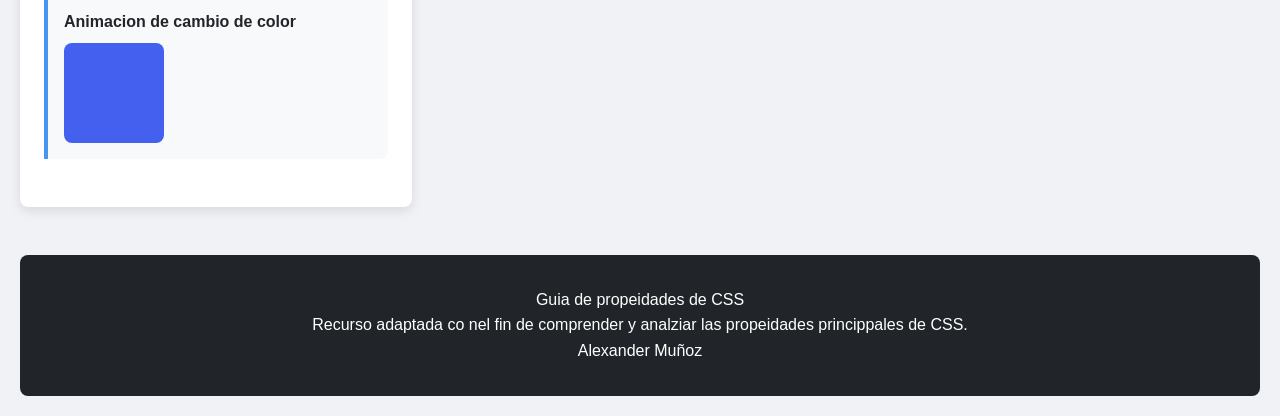
<file: visual.html>
<!doctype html>
<html lang="es">

<head>
    <meta charset="UTF-8" />
    <meta name="viewport" content="width=device-width, initial-scale=1.0" />
    <title>Propiedades css</title>
    <link rel="icon" href="./img/nestJS.png" type="image/x-icon" >
    <link rel="stylesheet" href="https://cdnjs.cloudflare.com/ajax/libs/font-awesome/6.4.0/css/all.min.css" />
    <link rel="stylesheet" href="css/style2.css" />
</head>

<body>
    <div class="container">
        <header>
            <h1><i class="fas fa-code">Guia de propiedades de CSS</i></h1>
            <p>
                Explicaciones detalladas y ejemplos practticos de las propiedades de
                CSS mas importantes.
            </p>
        </header>

        <nav>
            <ul class="nav-links">
                <li><a href="#display" class="active">Display & Position</a></li>
                <li><a href="#boxmodel"> Box Model</a></li>
                <li><a href="#flexbox">Flexbox</a></li>
                <li><a href="#grid">CSS Grid</a></li>
                <li><a href="#transform">Transform</a></li>
                <li><a href="#animation">Animaciones</a></li>
            </ul>
        </nav>

        <div class="properties-container">
            <!--Propiedad Display-->
            <div class="property-card" id="display">
                <div class="property-header">
                    <h2><i class="fas fa-square"></i>Propiedad Display</h2>
                </div>
                <div class="property-body">
                    <div class="property-section">
                        <h3><i class="fas fa-info-circle"></i>Descripcion</h3>
                        <p>
                            La propuedad <strong>Display</strong>especifica el tipo de
                            cuadro de representacion utilziado para un elemento. Es uan de
                            las propiedades de CSS mas importanmtes para el control del
                            diseño.
                        </p>
                    </div>
                    <div class="property-section">
                        <h3><i class="fas fa-cog"></i>Valores Comúnes</h3>
                        <ul class="attributes-list">
                            <li>
                                <strong>block</strong>: El elemento genera un cuadro de
                                bloque, ocupando todo el ancho disponible
                            </li>
                            <li>
                                <strong>inline</strong>: El eleemnto genera uno o mas cuadros
                                en linea que no generan saltos de linea
                            </li>
                            <li>
                                <strong>inline-block</strong>: Similar a inline pero permite
                                establecer width y heigth
                            </li>
                            <li><strong>flex</strong>: Establece un contenedor flexible</li>
                            <li>
                                <strong>grid</strong>: Establece un contenedor de cuadricula
                            </li>
                            <li><strong>none</strong>: Oculta completamente el elemento</li>
                        </ul>
                    </div>

                    <div class="property-section">
                        <h3><i class="fas fa-code"></i>Ejemplo de codigo</h3>
                        <div class="code-example">
                            <pre>
                                <code>
.elemento{
    display:block;
}

.menu{
    display: flex;
    justify-content: space-between;
}

.oculto{
    display:none;
}
                                </code>
                            </pre>
                        </div>
                    </div>

                    <div class="property-section">
                        <h3><i class="fas fa-eye"></i>Resultado visual</h3>
                        <div class="visual-example">
                            <h4>
                                Elementos con display: block(por defecto apra div, p, h1....)
                            </h4>
                            <div style="
                    background-color: #4361ee;
                    color: white;
                    padding: 10px;
                    margin-bottom: 10px;
                  ">
                                Bloque 1
                            </div>
                            <div style="background-color: #4895ef; color: white; padding: 10px">
                                Bloque 2
                            </div>

                            <h4>
                                Elementos cond display: inline(por defecto para span, a,
                                strong...)
                            </h4>
                            <p>
                                Este es un
                                <span style="
                      background-color: #f72585;
                      color: white;
                      padding: 2px 5px;
                    ">elemto en linea</span>
                                dentro de un parrafo.
                            </p>
                        </div>
                    </div>
                </div>
            </div>

            <!--Propiedad position-->
            <div class="property-card">
                <div class="property-header">
                    <h2><i class="fas fa-arrows-alt"></i>Propuedades postion</h2>
                </div>
                <div class="property-body">
                    <div class="property-section">
                        <h3><i class="fas fa-info-circle"></i>Descripcion</h3>
                        <p>
                            La propuedad <strong>position</strong> especifica el metodo de
                            posicionamiento par un elemento. Los elementos posicionados se
                            colocan usando las propiedades top,right, bottom y left.
                        </p>
                    </div>

                    <div class="property-section">
                        <h3><i class="fas fa-cog"></i>Valores comunes</h3>
                        <ul class="attributes-list">
                            <li>
                                <strong>static</strong>: valor por defecto, sigue el fluje
                                nomal del documento.
                            </li>
                            <li>
                                <strong>relative</strong>: se posiciona relativo a su posicion
                                normal.
                            </li>
                            <li>
                                <strong>absolute</strong>: se posiciona relativo al ancestro
                                mas cercano posicionado como mas cercano
                            </li>
                            <li>
                                <strong>fixed</strong>: se posiciona relativo a la ventana del
                                navegador.
                            </li>
                            <li>
                                <strong>sticky</strong>: alterna entre relative y fexed basado
                                en el scroll
                            </li>
                        </ul>
                    </div>

                    <div class="property-section">
                        <h3><i class="fas fa-code"></i>Ejemplo de codigo</h3>
                        <div class="code-example">
                            <pre>
                                <code>
.relativo{
    position: relative;
    top: 20px;
    left: 30px;
}

.fijo{
    position: fixed;
    bottom: 0;
    right: 0;
}


.absoluto{
    position: absolute;
    bottom: 0;
    right: 0;
}
                                </code>
                            </pre>
                        </div>
                    </div>

                    <div class="property-section">
                        <h3><i class="fas fa-eye"></i>Resultado visual</h3>
                        <div class="visual-example">
                            <h4>Elemento con position: relative</h4>
                            <div style="
                    position: relative;
                    top: 0;
                    left: 30px;
                    background-color: #4895ef;
                    color: white;
                    padding: 10px;
                    width: fit-content;
                  ">
                                Este div esta desplazado 30px desde la izquierda
                            </div>

                            <h4>
                                Elemento con position: absolute (dentro del contenmedor
                                relativo)
                            </h4>
                            <div class="example-position">
                                Contenedor con position: relative;
                                <div class="positioned-item">Elemento Absoluto</div>
                            </div>
                        </div>
                    </div>
                </div>
            </div>

            <!--Box Model-->
            <div class="property-card" id="boxmodel">
                <div class="property-header">
                    <h2><i class="fas fa-square-full"></i>Box Model</h2>
                </div>
                <div class="property-body">
                    <div class="property-section">
                        <h3><i class="fas fa-info-circle"></i>Descripcion</h3>
                        <p>
                            El <strong>Box Model</strong>(modelo de caja) es fundamental en
                            CSS, cada elemento es representado como una caja rectangular con
                            las siguientes partes: contenido, padding, border y margin.
                        </p>
                    </div>

                    <div class="property-section">
                        <h3><i class="fas fa-cog"></i>Propiedades relacionadas</h3>
                        <ul class="attributes-list">
                            <li><strong>width</strong>: Ancho del contenido</li>
                            <li><strong>heigth</strong>: Alto del contenido</li>
                            <li>
                                <strong>padding</strong>: Espacio entre el contenido y el
                                borde
                            </li>
                            <li>
                                <strong>border</strong>: Borde alrededor del padding y el
                                contenido
                            </li>
                            <li>
                                <strong>margin</strong>: Espacio exterior, fuera del borde
                            </li>
                            <li>
                                <strong>box-sizing</strong>: Cmabia como se calculan width y
                                height
                            </li>
                        </ul>
                    </div>

                    <div class="property-section">
                        <h3><i class="fas fa-code"></i>Ejemplo de codigo</h3>
                        <div class="code-example">
                            <pre>
                                    <code>
.caja{
   width: 200px;
   height: 100px;
   padding: 20px;
   border: 5px solid #4361ee;
   margin: 30px; 
}

/*Border-box incluye padding y border en el width/heigth*/
.caja-inteligente{
    box-sizing: border-box;
    width: 200px;
    padding: 20px;
}
                                    </code>
                                </pre>
                        </div>
                    </div>

                    <div class="property-section">
                        <h3><i class="fas fa-eye"></i>Resultado visual</h3>
                        <div class="visual-example">
                            <h4>Box Model Tradicional (content-box)</h4>
                            <div style="
                    width: 200px;
                    height: 100px;
                    padding: 20px;
                    border: 5px solid #4361ee;
                    margin: 30px;
                    background-color: #f8f9fa;
                  ">
                                Ancho total: 200 + 40 + 10 = 250px
                            </div>
                            <h4>Box MOdel con box-sizing: border-box</h4>
                            <div style="
                    box-sizing: border-box;
                    width: 200px;
                    height: 100px;
                    padding: 20px;
                    border: 5px solid #f72585;
                    margin: 30px;
                    background-color: #f8f9fa;
                  ">
                                Ancho total 200px (Inclute padding y border)
                            </div>
                        </div>
                    </div>
                </div>
            </div>


            <!--Flexbox-->
            <div class="property-card" id="flexbox">
                <div class="property-header">
                    <h2><i class="fas fa-th"></i>Flexbox</h2>
                </div>
                <div class="property-body">
                    <div class="property-section">
                        <h3><i class="fas fa-info-circle"></i>Descripcion</h3>
                        <p><strong>Flexbox</strong> es un modelo de un layout unidimensional para direccionar el espacio
                            entre elementos y alinearlos de manera eficiente.</p>
                    </div>

                    <div class="property-section">
                        <h3><i class="fas fa-cog"></i>Propiedades principales</h3>
                        <ul class="attributes-list">
                            <li><strong>display: flex</strong>: Convierte un contenedor en flex</li>
                            <li><strong>flex-direction</strong>: Direccion de los elementos. (row, column)</li>
                            <li><strong>justify-content</strong>: Alineacion al eje principal</li>
                            <li><strong>align-items</strong>: Alineacion al eje cruzado</li>
                            <li><strong>flex-wrap</strong>:Controla si los elementos deben tener wrap</li>
                            <li><strong>gap</strong>:Espacio entre elementos.</li>
                        </ul>
                    </div>

                    <div class="property-section">
                        <h3><i class="fas fa-code"></i>Ejemplo de codigo</h3>
                        <div class="code-example">
                            <pre>
                            <code>
.contenedor-flex{
    display: flex;
    flex-direction: row;
    justify-content: space-between;
    align-items: center;
    gap: 10px;
}

.elemento-flex{
    flex:1; /*Ocupacion de espacio disponible*/
}
                            </code>
                        </pre>
                        </div>
                    </div>

                    <div class="property-section">
                        <h3><i class="fas fa-eye"></i>Resultado visual</h3>
                        <div class="visual-example">
                            <div class="example-flex-container">
                                <h4>Contenedor flex con justify-content: space-between</h4>
                                <div class="example-flex" style="justify-content: space-between;">
                                    <div class="flex-item">1</div>
                                    <div class="flex-item">2</div>
                                    <div class="flex-item">3</div>
                                </div>
                            </div>

                            <div class="example-flex-container">
                                <h4>Contenedor flex con justify-content: center</h4>
                                <div class="example-flex" style="justify-content: center;">
                                    <div class="flex-item">1</div>
                                    <div class="flex-item">2</div>
                                    <div class="flex-item">3</div>
                                </div>
                            </div>
                        </div>
                    </div>
                </div>
            </div>


            <!--Grid-->
            <div class="property-card" id="grid">
                <div class="property-header">
                    <h2><i class="fas fa-th"></i>Grid</h2>
                </div>
                <div class="property-body">
                    <h3><i class="fas fa-info-circle"></i>Descripcion</h3>
                    <p><strong>CSS Grid</strong> es un sistema de layout bidimensional que permite crear diseños
                        complejos mediante la definicion de filas y coluimnas. Es ideal para estructuras generelaes de
                        pagina</p>
                </div>

                <div class="property-section">
                    <h3><i class="fas fa-cog"></i>Propiedades principales</h3>
                    <ul class="attributes-list">
                        <li><strong>display: grid</strong>: Convierte un contenedor en grid</li>
                        <li><strong>grid-template-columns</strong>: Define las columnas de grid</li>
                        <li><strong>grid-template-rows</strong>: Define las filas del grid</li>
                        <li><strong>gap</strong>: Espacio entre elementos</li>
                        <li><strong>grid-area</strong>:Especifica ubicacion y tamaño de un elemento</li>
                        <li><strong>grid-template-areas</strong>:Define un templete con nombres</li>
                    </ul>
                </div>

                <div class="property-section">
                    <h3><i class="fas fa-code"></i>Ejemplo de codigo</h3>
                    <div class="code-example">
                        <pre>
                            <code>
.contenedor-grid{
    display: grid;
    grid-template-columns: 1fr 2fr 1fr;
    grid-template-rows: 100px auto 100px;
    gap: 15px;
}

.cabezera{
    grid-column:1/4; /*Ocupa desde la columna 1 hasta la 4*/
}
                            </code>
                        </pre>
                    </div>
                </div>
                <div class="property-section">
                    <h3><i class="fas fa-eye"></i>Resultado visual</h3>
                    <div class="visual-example">
                        <div class="example-flex-container">
                            <h4>Grid de 4 columnas y 2 filas</h4>
                            <div class="example-grid">
                                <div class="grid-item">1</div>
                                <div class="grid-item">2</div>
                                <div class="grid-item">3</div>
                                <div class="grid-item">4</div>
                                <div class="grid-item">5</div>
                                <div class="grid-item">6</div>
                            </div>
                        </div>
                    </div>
                </div>
            </div>

            <!--Transform-->
            <div class="property-card" id="transform">
                <div class="property-header">
                    <h2><i class="fas fa-sync-alt"></i>Transform</h2>
                </div>
                <div class="property-body">
                    <div class="property-section">
                        <h3><i class="fas fa-info-circle"></i>Descripción</h3>
                        <p>
                            La propiedad <strong>transform</strong> permite modificar
                            visualmente un elemento mediante rotación, escala, inclinación
                            o traslación. Estas transformaciones no afectan el layout
                            alrededor del elemento.
                        </p>
                    </div>

                    <div class="property-section">
                        <h3><i class="fas fa-cog"></i>Funciones Comúnes</h3>
                        <ul class="attributes-list">
                            <li>
                                <strong>translate()</strong>: Mueve el elemento en el plano.
                            </li>
                            <li>
                                <strong>rotate()</strong>: Rota el elemento (grados, radianes).
                            </li>
                            <li>
                                <strong>scale()</strong>: Escala el elemento
                                (aumenta/disminuye tamaño).
                            </li>
                            <li>
                                <strong>skew()</strong>: Inclina el elemento.
                            </li>
                            <li>
                                <strong>matrix()</strong>: Combina todas las transformaciones.
                            </li>
                        </ul>
                    </div>

                    <div class="property-section">
                        <h3><i class="fas fa-code"></i>Ejemplo de Código</h3>

                        <div class="code-example">
                            <pre>
                    <code>
.rotar {
    transform: rotate(45deg);
}

.escalar {
    transform: scale(1.2);
}

.mover {
    transform: translate(50px, 20px);
}

.combinar {
    transform: rotate(20deg) scale(1.1);
}
                    </code>
                </pre>
                        </div>
                    </div>

                    <div class="property-section">
                        <h3><i class="fas fa-eye"></i>Resultado visual</h3>

                        <div class="visual-example">
                            <div class="transform-demo-group">
                                <h4>Transformaciones Básicas</h4>
                                <div class="transform-row">
                                    <div style="display:flex; gap: 20px; flex: wrap">
                                        <div style="transform: rotate(15deg);background-color: #4361ee; color: white; padding: 10px; margin: 10px;">
                                            Rotación
                                        </div>
                                        <div style="transform: scale(1.2);background-color: #f72585; color: white; padding: 10px; margin: 10px;">
                                            Escala
                                        </div>
                                        <div style="transform: translate(20px, 10px); background-color: #4cc9f0; color: white; padding: 10px; margin: 10px;">
                                            Traslacion
                                        </div>
                                    </div>
                                </div>
                            </div>

                            <div class="transform-demo-group">
                                <h4>Transformación 3d con perspectiva</h4>
                                <div class="transform-perspective">
                                    <div class="example-transform">3D<br>Transform</div>
                                </div>
                            </div>
                        </div>
                    </div>
                </div>
            </div>

            <!--Animaciones-->
            <div class="property-card" id="animation">
                <div class="property-header">
                    <h2><i class="fas fa-film"></i>Animaciones</h2>
                </div>

                <div class="property-body">
                    <div class="property-section">
                        <h3><i class="fas fa-info-circle"></i>Descripción</h3>
                        <p>
                            Las <strong>animaciones en CSS</strong> permiten crear transiciones y animaciones entre
                            estilos sin necesidad de JavaScript. Se definen mediante reglas keyframes que especifican
                            los estados de la animacion
                        </p>
                    </div>

                    <div class="property-section">
                        <h3><i class="fas fa-cog"></i>Propiedades Comunes</h3>
                        <ul class="attributes-list">
                            <li><strong>animation-name</strong>: Nombre de la animación(@Keyframes)</li>
                            <li><strong>animation-duration</strong>: Duración de la animación.</li>
                            <li><strong>animation-timing-function</strong>: Funcion de temporización.</li>
                            <li><strong>animation-delay</strong>: Retraso antes de comenzar.</li>
                            <li><strong>animation-iteration-count</strong>: Número de repeticiones.</li>
                            <li><strong>animation-direction</strong>: Dirección de la animación.</li>
                        </ul>
                    </div>

                    <div class="property-section">
                        <h3><i class="fas fa-code"></i>Ejemplo de Código</h3>

                        <div class="code-example">
                            <pre>
                                <code>
/*Definir la animación*/
@keyframes ehenoki{
    0% { opacity: 0; }
    100% { opacity:1; }
}

/*Aplicar la animacion*/
.elemento{
    animation-name: ejemplo;
    animation-duration: 2s;
    animation-timing-function: ease-in-out;
    animation-iteration-count: infinite;
}

/*Forma abreviada*/
.elemento-corto{
    animation: ejemplo 2s ease-in-out infinite;
}
                                </code>
                            </pre>
                        </div>
                    </div>

                    <div class="property-section">
                        <h3><i class="fas fa-eye"></i>Resultado visual</h3>

                        <div class="visual-example">
                            <div class="animation-demo">
                                <h4>Animacion de pulsacion (pulse)</h4>
                                <div class="example-animation"></div>
                                <h4>Animacion de cambio de color</h4>
                                <div style="width: 100px; height: 100px; background-color: #4361ee; animation:color-change 3s infinite; border-radius:8px"></div>

                                <style>
                                    @keyframes color-change {
                                        0% { background-color: #4361ee; }
                                        50% { background-color: #f72585; }
                                        100% { background-color: #4361ee; }
                                    }
                                </style>
                            </div>
                        </div>
                    </div>
                </div>
            </div>
        </div>

        <footer>
            <p>Guia de propeidades de CSS</p>
            <p>Recurso adaptada co nel fin de comprender y analziar las propeidades princippales de CSS.</p>
            <p>Alexander Muñoz</p>
        </footer>
    </div>

    <script>
        //Navegacion suave
        document.querySelectorAll('nav a').forEach(anchor => {
            anchor.addEventListener('click', function(e){
                e.preventDefault();

                //remover las calses activas de todos los enalces
                document.querySelectorAll('nav a').forEach(a =>{
                    a.classList.remove('active');
                });

                //añadir clase activa al enlace seleccionado
                this.classList.add('active');

                //Desplazamiento suave
                const targetId = this.getAttribute('href')
                const targetElement = document.querySelector(targetId);

                window.scrollTo({
                    top:targetElement.offsetTop -80,
                    behavior: 'smooth'
                });
            });
        });
    </script>
</body>

</html>
</file>
<file: formulario/css/style.css>
*{
    box-sizing: border-box;
}

body{
    margin: 0;
    font-family: Arial, Helvetica, sans-serif;
    background: #f1f5f9;
    color: #1e293b;
    line-height: 1.5 ;
}

/*Contenedor principal*/
.contenedor{
    width: 100%;
    min-height: 100vh;
    display: flex;
    justify-content: center;
    align-items: center;
    padding: 32px 16px;
}

/*Targeta del formulario*/
.targeta{
    width: 100%;
    max-width: 620px;
    background: #ffff;
    padding: 32px;
    border-radius: 16px;
    box-shadow: 0 8px 30px rgba(0, 255, 123, 0.962);
}

/*Encabezado*/
.encabezado{
    margin-bottom: 24px;
    text-align:center;
}

.encabezado h1{
    margin: 0 0 10px;
    font-size: 28px;
    color: #f69607;   
}

.encabezado p{
    margin: 0;
    color: #64748b;
}

/*Campos de formulario*/
.campo{
    margin-bottom: 20px;
}

.campo > label{
    display: block;
    margin-bottom: 7px;
    font-weight: 600;
}

input[type="text"],
input[type="email"],
input[type="tel"],
select,
textarea{
    width: 100%;
    padding: 12px 14px;
    border: 1px solid #cdb5e1;
    border-radius: 8px;
    font: inherit;
    background: #ffff;
    color: #1e293b;
}


/*Enfoque y accesibilidad*/
input:focus,
select:focus,
textarea:focus{
    outline: 3px solid #bfdbfe;
    border-color: #2563eb;
}

textarea{
    resize: vertical();
    min-height: 120px;
}

/*Conmsentimiento*/
.consentimiento > label{
    display: flex;
    align-items: flex-start;
    gap: 1rem;
    font-weight: normal;
}

.consentimiento input{
    margin-top: 5px;
    flex-shrink: 0;
}

/*Botones*/
.acciones{
    display: flex;
    flex-wrap: wrap;
    gap: 12px;
    margin-top: 24px;
}

button{
    flex: 1;
    min-width: 140px;
    padding: 13px 18px;
    border: none;
    border-radius: 8px;
    background: #d8d81d;
    color: #ffffff;
    font: inherit;
    font-weight: 600;
    cursor: pointer;
}

button:hover{
    background: #ce5f04;
}

button:focus-visible{
    outline: 3px solid #93c5fd;
    outline-offset: 3px;
}

button:disabled{
    opacity: 0.6;
    cursor: not-allowed;
}

button.boton-secundario{
    background: #e2e8f0;
    color: #1e293b;
}

button.boton-secundario:hover{
    background: #cdb5e1;
}

/*Mensajes*/
.mensaje-estado{
    min-height: 0;
    margin: 0;
    color: #b91c1c;
}
.nota{
    margin-top: 20px;
    color: #64748b;
    font-size: 13px;
}

/*Diseño responsivo*/
@media(max-width:480px){
    .targeta{
        padding: 22px 18px;
    }
    .encabezado h1{
        font-size: 23px;
    }
    .acciones{
        flex-direction: column;
    }

    buttom{
        width: 100%;
    }
}
</file>
<file: css/style3.css>
/*variables globales (Design )*/
:root{
    --primary: #4361ee;
    --secundary:#3f37c9;
    --accent: #4185ef;
    --success:#06d6a0;
    --warning: #f72585;
    --info: #4cc9f0;
    --dark: #1e1e2e;
    --light: #f8f9fa;
    --gray: #6c757d;
    --code-bg: #282c34;
    --radius: 10px;
    --shadow: 0 4px 12px rgba(0,0,0,0.1);
    --transition: all 0.25s ease;
}

/*Reset*/
*{
    margin: 0;
    padding: 0;
    box-sizing: border-box;
}

/*Estilos de base*/
body{
    font-family: 'Segoe UI', Tahoma, Geneva, Verdana, sans-serif;
    line-height: 1.6;
    color: var(--dark);
    background: #eef2f7;
    padding: 20px;
}

.container{
    max-width: 1200px;
    margin: 0 auto;
}

/*Header Semantico*/
header.site-header{
    background: linear-gradient(135deg, var(--primary), var(--secundary));
    color: white;
    padding: 2.5rem 2rem;
    border-radius: var(--radius);
    box-shadow: var(--shadow);
    text-align: center;
    margin-bottom: 1.5rem;
}

header.site-header h1{
    font-size: 2.4rem;
    margin-bottom: 0.5rem;
}

header.site-header p{
    font-size: 1.1rem;
    opacity: 0.95;
    max-width: 800px;
    margin: 0 auto;
}

/*Navegacion Semantica*/
nav.main-nav{
    background: white;
    border-radius: var(--radius);
    box-shadow: var(--shadow);
    padding: 1rem;
    margin-bottom: 2rem;
    position: sticky;
    top: 10px;
    z-index: 100;
}

nav.main-nav ul{
    display: flex;
    justify-content: center;
    flex-wrap: wrap;
    gap: 8px;
    list-style: none;
}

nav.main-nav a{
    text-decoration: none;
    color: var(--dark);
    padding: 8px 10px;
    border-radius: 20px;
    font-weight: 500;
    transition: var(--transition);
    font-size: 0.95rem;
}

nav.main-nav a:hover{
    background: var(--primary);
    color: white;
}

/*Secciones (Main)*/
main{
    display: flex;
    flex-direction: column;
    gap: 2rem;
}

section.card{
    background: white;
    border-radius: var(--radius);
    box-shadow: var(--shadow);
    overflow: hidden;
}

section.card > header{
    background: var(--primary);
    color: white;
    padding: 1.2rem 1.5rem;
}

section.card > header h2{
    font-size: 1.5rem;
    display: flex;
    align-items: center;
    gap: 10px;
}

section.card > div.content {
    padding: 1.5rem;
}

/*Subsecciones*/
.subsection{
    margin-bottom: 1.5rem;

}

.subsection h3{
    color: var(--secundary);
    font-size: 1.15rem;
    margin-bottom: 0.6rem;
    padding-bottom: 0.3rem;
    border-bottom: 2px solid #eef2f7;
}

.subsection p,.subsection ul{
    margin-bottom: 0.8rem;

}

.subsection ul{
    padding-left: 1.5rem;
}

.subsection li {
    margin-bottom: 0.4rem;
}

/*Bloques de codigo*/
pre{
    background: var(--code-bg);
    color: #aab2bf;
    padding: 1rem;
    border-radius: var(--radius);
    overflow-x: auto;
    font-family: 'Consolas', 'Monaco', monospace;
    font-size: 1rem;
    line-height: 1.5;
    margin: 0.8rem 0;
}

code{
    font-family: 'Consolas', 'Monaco', monospace;
}

/*COlores de sintaxis simple*/
.kw{
    color: #c678dd;
}/*Keyworks*/
.fn{
    color: #61afef;
}/*funcion*/
.num{
    color: #d19a66;
}/*numero*/
.str{
    color: #98c379;
}/*string*/
.cmt{
    color: #5c6370;
    font-style: italic;
}/*comentario*/


/*Areas de demostracion INtereactiva*/
.demo-box{
    background: #f8f9fa;
    border-left: 4px solid var(--accent);
    padding: 1rem 1.2rem;
    border-radius: 0 var(--radius) var(--radius) 0;
    margin: 1rem 0;
}

.demo-box h4{
    color: var(--secundary);
    font-size: 1rem;
    margin-bottom: 0.8rem;
}

/*Botones*/
button .btn{
    background: var(--primary);
    color: white;
    border: none;
    padding: 8px 16px;
    border-radius: 6px;
    cursor: pointer;
    font-size: 0.95rem;
    font-weight: 500;
    transition: var(--transition);
    font-family: inherit;
}

button:hover{
    background: var(--secundary);
    transform: translateY(-2px);
}

button.success{
    background: var(--success);
}
button.warning{
    background: var(--warning);
}
button.outline{
    background: transparent;
    color: var(--primary);
    border: 2px solid var(--primary);
}

button.outline:hover{
    background: var(--primary);
    color: white;
}

/*Entradas*/
input[type="text"],input[type="number"],select{
    padding: 8px 12px;
    border: 1px solid #ced4da;
    border-radius: 5px;
    font-family: inherit;
    font-size: 0.95rem;
    width: 100%;
    max-width: 300px;
    transition: var(--transition);
}

input:focus, select:focus {
    outline: none;
    border-color: var(--primary);
    box-shadow: 0 0 0 3px rgba(67, 97, 238, 0.15);
}

/*Caja de resultados*/
.output{
    background: #212529;
    color: #06d6a0;
    padding: 12px;
    border-radius: 6px;
    font-family: 'Consolas', 'Monaco', monospace;
    font-size: 0.9rem;
    margin-top: 10px;
    min-height: 40px;
    white-space: pre-wrap;
}

/*Grid para los demas*/
.demo-grid{
    display: grid;
    grid-template-columns: repeat(auto-fit, minmax(250px, 1fr));
    gap: 1rem;
}


/*Targetas para listar eventos*/
.event-card{
    background: white;
    border: 1px solid #e0e0e0;
    border-radius: 8px;
    padding: 1rem;
    transition: var(--transition);
}

.event-card:hover{
    border-color: var(--primary);
    box-shadow: 0 4px 12px rgba(67 ,97, 238 , 0.15);
}

.event-card h4{
    color: var(--primary);
    font-size: 1rem;
    margin-bottom: 0.4rem;
    font-family: 'Consolas','Monaco', monospace;
}

.event-card p{
    font-size: 0.9rem;
    color: var(--gray);
}

/*Eventos de zona interactiva*/
.hint{
    display: inline-block;
    background: #fff3dc;
    color: #856404;
    padding: 4px 10px;
    border-radius: 4px;
    font-size: 0.85remdo;
    margin-bottom: 0.5rem;
}

/*COntadir*/
.counter-display{
    font-size: 3rem;
    font-weight: bold;
    color: var(--primary);
    text-align: center;
    padding: 1rem;
    font-family: 'Consola', 'Monaco', monospace;
}

/*Listas dinamicas*/
.dynamic-list{
    list-style: none;
    padding: 0;
}

.dynamic-list li{
    background: #eef2f7;
    pad: 8px 12px;
    border-radius: 6px;
    margin-bottom: 6px;
    display: flex;
    justify-content: space-between;
    align-items: center;
}

.dynamic-list li button{
    padding: 4px 10px;
    font-size: 0.8rem;
    background: var(--warning);
}

/*Salidas visuales de consola*/
.consola-output{
    background: #0d1117;
    color: #c9d1d9;
    padding: 1rem;
    font-family: 'Consola','Monaco', monospace;
    font-size: 0.85rem;
    max-height: 250px;
    overflow-y: auto;
    border: 1px solid #30363d;
}

.console-output .line{
    padding: 2px 0;
    border-bottom: 1px solid #21262d;
}

.console-output .line.log {color: #c9d1d9;}
.console-output .line.warn{color: #f0ad4e;}
.console-output .line.error{color: #ff6b6b;}
.console-output .line.info{color: #58a6ff;}

/*Footer*/

footer.site-footer{
    background: var(--dark);
    color: white;
    text-align: center;
    padding: 0.5rem;
    border-radius: var(--radius);
    margin-top: 2rem;
}

footer.site-footer p{
    font-size: 0.9rem;
    opacity: 0.9;
}

/*Responsive design*/
@media (max-width: 768px) {
    header.site-header h1{font-size: 1.8rem;}
    nav.main-nav ul{flex-direction: column ; align-items: center;}
    .counter-display{font-size: 2rem;}
}
</file>
<file: css/style2.css>
:root {

    --primary-color: #1E3A8A;
    --secondary-color: #3f37c9;
    --accent-color: #4895ef;
    --light-color: #f8f9fa;
    --dark-color: #212529;
    --success-color: #4cc9f0;
    --warning-color: #f72585;
    --border-radius: 8px;
    --box-shadow: 0 4px 12px rgba(0,0,0,0.1);
    --transition: all 0.3s ease;

}

* {
    margin: 0;
    padding: 0;
    /*Hace que el padding y el borde se incluyan en el ancho/alto total de los elementos que facilitan el diseño responsivo*/
    box-sizing: border-box;
}

/*Estilos para el cuerpo de la pagina*/
body {
    font-family: 'Segoe UI', Tahoma, Geneva, Verdana, sans-serif;
    line-height: 1.6;
    color: var(--dark-color);
    background-color: #f0f2f5;
    padding: 20px;
}

/*Contenedor Principal*/
.container{
    max-width: 1400px;
    width: 100%;
    margin: 0 auto;
}

/*Estilos aplicados al encabezado*/
header{
    text-align:center;
    padding:2rem 0;
    margin-bottom:2rem;

    background: linear-gradient(135deg, #1E3A8A, var(--secondary-color));
    color: white;
    border-radius: var(--border-radius);
}

/*Titulo principal*/

header h1{
    font-size: 2.5rem;
    margin-bottom: 0.5rem;
}

/*Parrafo de encabezado*/
header p{
    font-size:  1.2rem; /*Tamañao de lña fuente*/
    max-width: 800px; /*Ancho maximo para moyor legibilidad*/
    margin: 0 auto; /*Centrado horizontal*/
    opacity: 0.9; /*Ligera transparencia para texto secundario*/
}

/*Navegacion*/
nav{
    background-color: white;
    border-radius: var(--border-radius);
    box-shadow: var(--box-shadow);
    margin-bottom: 2rem;
    padding:  1rem;
}

/*Lista de enlaces de navegacion*/
.nav-links{
    display: flex;
    justify-content: center;
    flex-wrap: wrap;
    list-style: none;
    margin: 0;
    padding: 0;
}

/*Elementos de la lista de navegacion*/
.nav-links li{
    margin: 0 10px;
}
.nav-links a{
    text-decoration: none;
    color: var(--dark-color);
    padding: 6px 16px;
    border-radius: 20px;
    transition: var(--transition);
    font-weight: 500;
}

.nav-links a:hover,
.nav-links a.active{
    background-color: var(--primary-color);
    color: white;
}

/*EStilos para las targetas que muestranc ada propeidad (container)*/
.properties-container{
    display: grid;
    grid-template-columns: repeat(auto-fill, minmax(350px, 1fr));
    gap: 2rem;
    margin-bottom: 3rem;
}

.property-card{
    background-color: white;
    border-radius: var(--border-radius);
    box-shadow: var(--box-shadow);
    overflow: hidden;
    transition: var(--transition);
}

/*Efectos de la targeta al aopsare ek mause*/

.property-card:hover{
    transform: translateY(-5px);
    box-shadow: 0 8px 20px rgba(0,0,0,0.15);
}

/*Encabezado de la targeta*/
.property-header{
    background-color: var(--primary-color);
    color: white;
    padding: 1rem;
}

/*Titulo en el encabezado de la targeta*/
.property-header h2{
    font-size: 1.5rem;
    margin: 0;
}


/*Cuerpo de la targeta*/
.property-body{
    padding: 1.5rem;
}

/*Seccion dentro de la targeta*/
.property-section{
    margin-bottom: 1.5rem;
}

/*Titulo de la seccion*/
.property-section h3{
    color: var(--secondary-color);
    margin-bottom: 0.5rem;
    font-size: 1.2rem;
    display: flex;
    align-items: center;
    gap: 8px;
}

.property-section h3 i{
    font-size: 1rem;
}

.attributes-list{
    list-style-type: none;
    padding-left: 1rem;
}

.attributes-list li{
    margin-bottom: 0.5rem;
    position: relative;
    padding-left: 20px;
}

.attributes-list li:before{
    content: "*";
    color: var(--accent-color);
    position: absolute;
    left: 0;
    font-size: 1.2rem;
}

/*BLoque de codigo*/
pre{
    background-color: #2b2b2b;
    color: #f8f8f2;
    padding: 1rem;
    border-radius: var(--border-radius);
    overflow: auto;
    font-size: 0.9rem;
    line-height: 1.4;
}

.code-example{
    margin: 1rem 0;
}

.visual-example{
    background-color: var(--light-color);
    border-left: 4px solid var(--accent-color);
    padding: 1rem;
    border-radius: 0 var(--border-radius) var(--border-radius) 0;
}


.visual-example h4{
    margin-bottom: 0.5rem;
    color: var(--secundary-color);
}

footer{
    text-align: center;
    padding: 2rem;
    background-color: var(--dark-color);
    color: white;
    border-radius: var(--border-radius);
    margin-top: 2rem;
}


/*Diseño Responsive*/
@media (max-width: 768px){
    .properties-container{
        grid-template-columns: 1fr;
    }

    .nav-links{
        flex-direction: column;
        align-items: center;
    }

    /*Ajuste de margene de lista*/
    .nav-links li{
        margin: 5px 0;

    }
}

.example-flex{
    display: flex;
    gap: 10px;
    margin: 15px 0;
    padding: 15px;
    background-color: #e9ecef;
    border-radius: var(--border-radius);
}

.flex-item{
    padding: 15px;
    background-color: var(--accent-color);
    color: white;
    border-radius: 4px;
}

/*Ejemplod e grid*/
.example-grid{
    display: grid;
    grid-template-columns: repeat(3, 1fr);
    gap: 10px;
    margin: 15px 0;

}


.grid-item{
    padding: 15px;
    background-color: var(--success-color);
    color: white;
    text-align: center;
    border-radius: 4px;
}


.example-position{
    position: relative;
    height: 150px;
    background-color: #e9ecef;
    border-radius: var(--border-radius);
    margin: 15px 0;
}

.positioned-item{
    position: absolute;
    bottom: 15px;
    right: 15px;
    padding: 10px;
    background-color: var(--warning-color);
    color: white;
    border-radius: 4px;
}


.example-animation{
    width: 50px;
    height: 50px;
    background-color: var(--primary-color);
    border-radius: 50%;
    margin: 15px 0;
    animation: pulse 2s infinite;
}

/*Definicion de la animacion pulse*/

@keyframes pulse {
    0%{
        transform: scale(0.95);
        box-shadow: 0 0 0 10px rgba(67, 97, 238, 0.7);
    }

    70%{
        transform: scale(1);
        box-shadow: 0 0 0 10px rgba(67, 97, 238, 0);
    }

     100%{
        transform: scale(0.95);
        box-shadow: 0 0 0 10px rgba(67, 97, 238, 0);
    }
}

/*Ejemplo de transformacion*/

.example-transform{
    width: 80px;
    height: 80px;
    background-color: var(--accent-color);
    margin: 20px 0;
    display: flex;
    align-items: center;
    justify-content: center;
    color: white;
    border-radius: 8px;

    transform: perspective(500px) rotateX(10deg) rotateY(15deg);
    transition: transform 0.5s;
}

.example-transform:hover{
    transform: perspective(500px) rotateX(0deg) rotateY(0deg);
}
</file>
